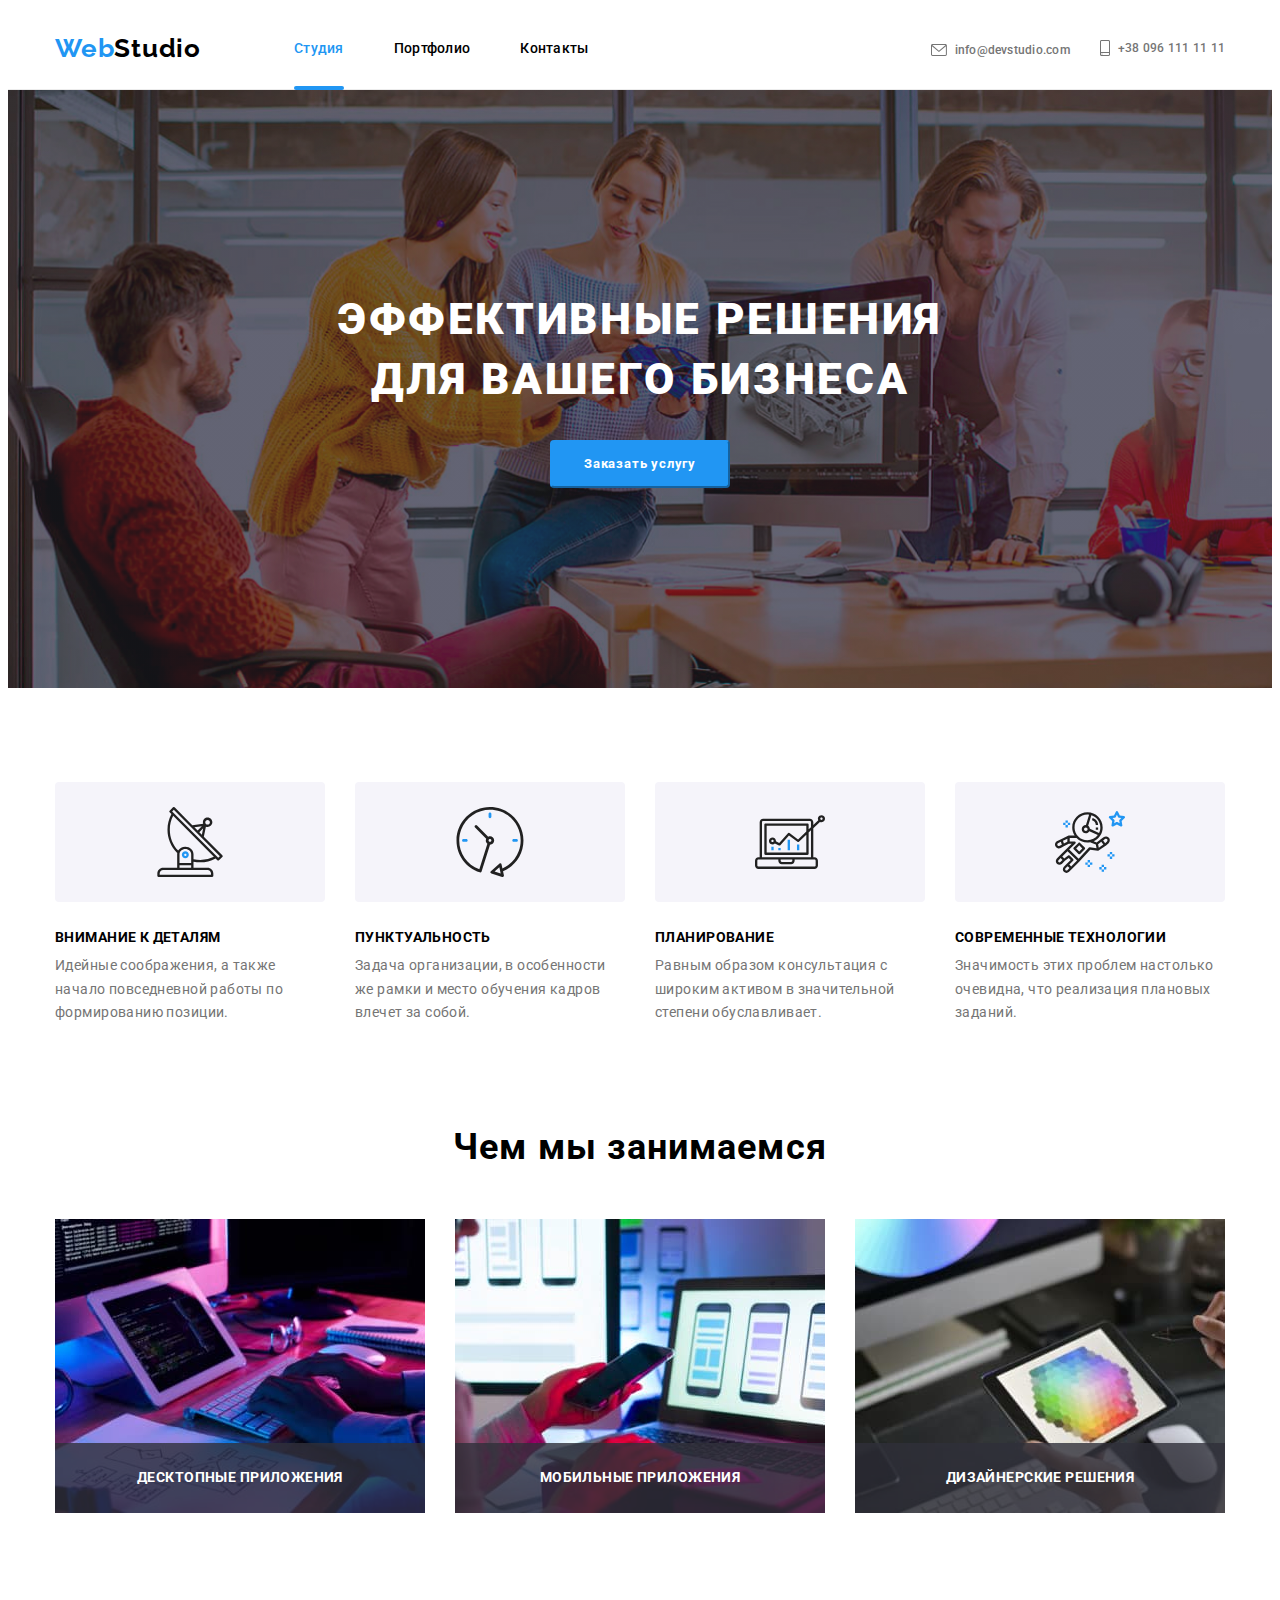
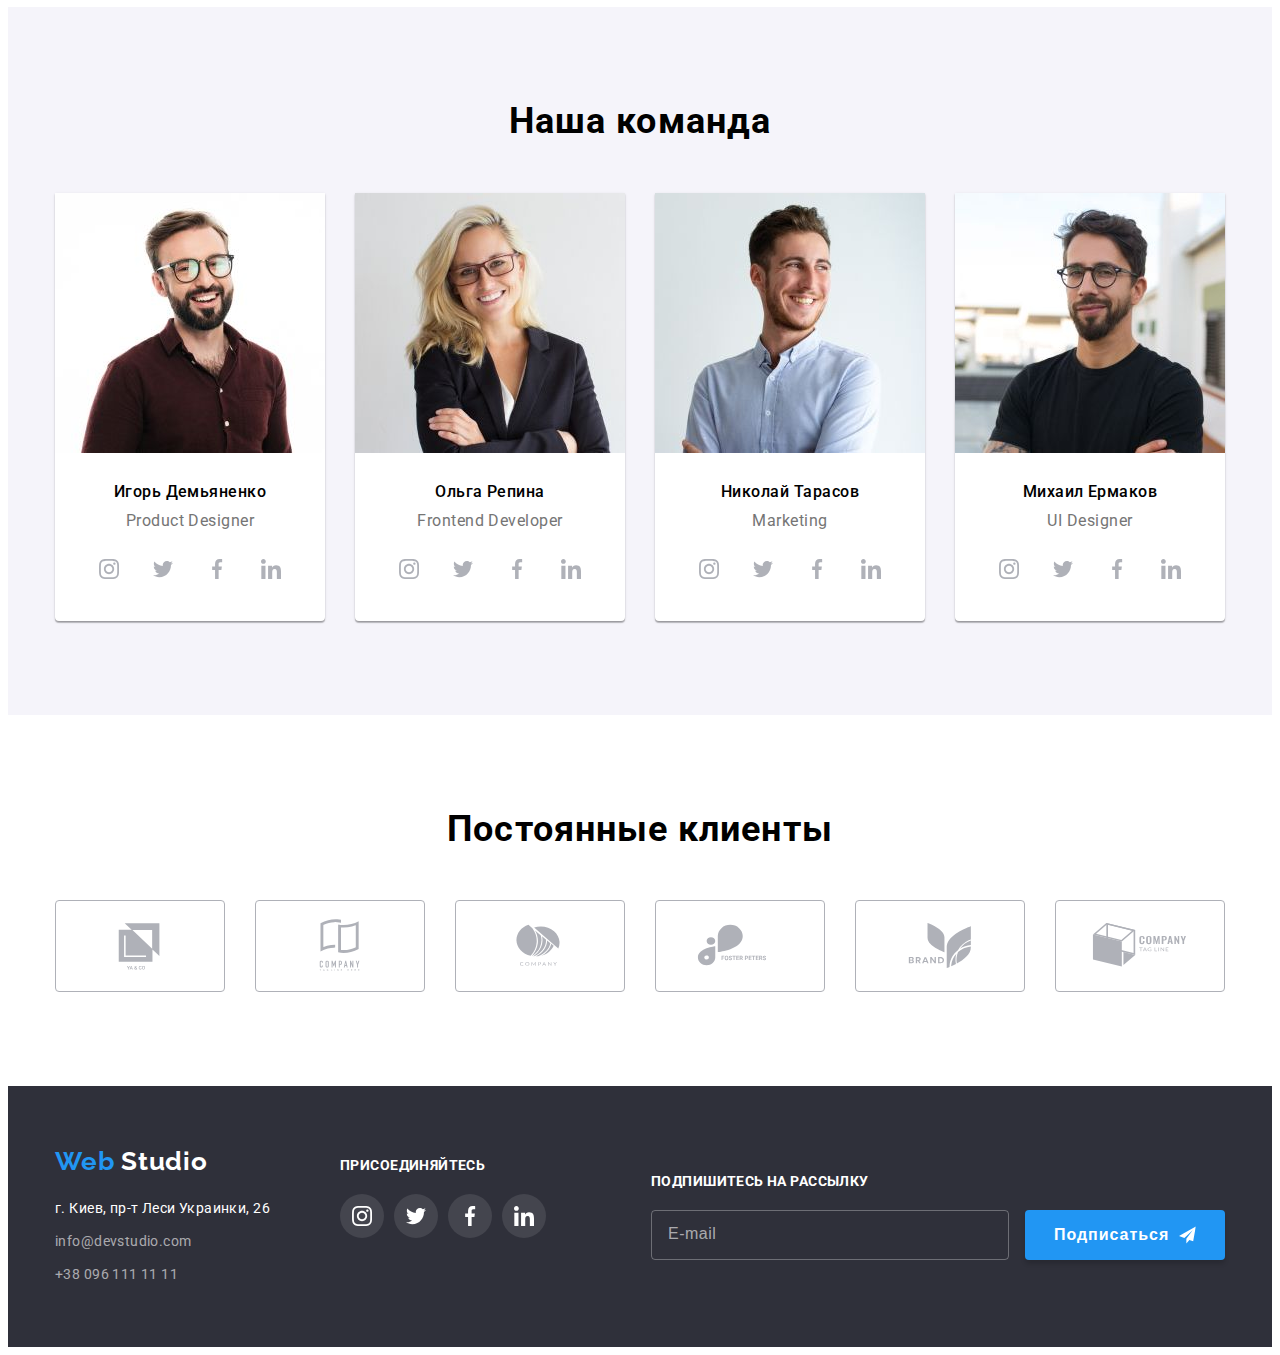
<file: index.html>
<!DOCTYPE html>
<html lang="ru">

<head>
    <meta charset="UTF-8">
    <meta http-equiv="X-UA-Compatible" content="IE=edge">
    <meta name="viewport" content="width=device-width, initial-scale=1.0">
    <title>Студия</title>
    <link rel="stylesheet" href="https://cdnjs.cloudflare.com/ajax/libs/modern-normalize/1.1.0/modern-normalize.min.css"
        integrity="sha512-wpPYUAdjBVSE4KJnH1VR1HeZfpl1ub8YT/NKx4PuQ5NmX2tKuGu6U/JRp5y+Y8XG2tV+wKQpNHVUX03MfMFn9Q=="
        crossorigin="anonymous" referrerpolicy="no-referrer" />
    <link rel="preconnect" href="https://fonts.googleapis.com">
    <link rel="preconnect" href="https://fonts.gstatic.com" crossorigin>
    <link
        href="https://fonts.googleapis.com/css2?family=Raleway:wght@700&family=Roboto:wght@400;500;700;900&display=swap"
        rel="stylesheet">
    <!-- <link rel="stylesheet" href="./styles/styles.css"> -->
    <link rel="stylesheet" href="./css/main.min.css">
    <link rel="preconnect" href="https://fonts.googleapis.com">
    <link rel="preconnect" href="https://fonts.gstatic.com" crossorigin>
    <link href="https://fonts.googleapis.com/css2?family=Oleo+Script:wght@700&display=swap" rel="stylesheet">
</head>

<body>

    <!-- header -->

    <header class="header">
        <div class="container header-container">
            <a class="studio-naming" href=""> <span class="studio-naming__part">Web</span>Studio</a>
            <!-- navigation -->
            <nav class="navigation">
                <ul class="navigation-links">
                    <li class="navigation-links__item">
                        <a class="navigation-links__link link_uncommon" href="./index.html">Студия</a>
                    </li>
                    <li class="navigation-links__item">
                        <a class="navigation-links__link" href="./portfolio.html">Портфолио</a>
                    </li>
                    <li class="navigation-links__item">
                        <a class="navigation-links__link" href="">Контакты</a>
                    </li>
                </ul>
            </nav>
    
            <!-- contacts -->
            <ul class="contact-links">
                <li class="contact-links__item">
                    <a class="contact-links__link mail" href="mailto:info@devstudio.com">
                        <svg class="contact-links__icon" width="16" height="12">
                            <use href="./pictures/sprite/sprite.svg#icon-header-mail-icon"> </use>
                        </svg>
                        info@devstudio.com
                    </a>
                </li>
                <li class="contact-links__item">
                    <a class="contact-links__link tel" href="tel:+380961111111">
                        <svg class="contact-links__icon" width="10" height="16">
                            <use href="./pictures/sprite/sprite.svg#icon-header-phone-icon"> </use>
                        </svg>
                        +38 096 111 11 11
                    </a>
                </li>
            </ul>
            <button class="header-menu_btn" data-menu-button>
                <svg class="header-menu_icon">
                    <use class="header-menu__icon_open" href="./pictures/sprite/sprite.svg#icon-menu-header"></use>
                    <use class="header-menu__icon_close" href="./pictures/sprite/sprite.svg#icon-close_40px"></use>
                </svg>
            </button>
            <div class="header-menu" data-menu>
                <ul class="header-menu__list">
                    <li class="header-menu__item">
                        <a href="./index.html" class="header-menu__link link_current">Студия</a>
                    </li>
                    <li class="header-menu__item">
                        <a href="./portfolio.html" class="header-menu__link">Портфолио</a>
                    </li>
                    <li class="header-menu__item">
                        <a href="" class="header-menu__link">Контакты</a>
                    </li>
                </ul>
                <div class="header-menu__contact_inf">
                    <ul class="header-menu__contacts">
                        <li class="header-menu__contact_item">
                            <a href="tel:+380961111111" class="header-menu__tel">+38 096 111 11 11</a>
                        </li>
                        <li class="header-menu__contact_item">
                            <a href="mailto:info@devstudio.com" class="header-menu__mail">info@devstudio.com</a>
                        </li>
                    </ul>
                    <ul class="header-menu__socials">
                        <li class="header-menu__social">
                            <a href="" class="header-menu__social_link">Instagram</a>
                            <div class="header-menu__vr"></div>
                        </li>
                        <li class="header-menu__social">
                            <a href="" class="header-menu__social_link">Twitter</a>
                            <div class="header-menu__vr"></div>
                        </li>
                        <li class="header-menu__social">
                            <a href="" class="header-menu__social_link">Facebook</a>
                            <div class="header-menu__vr"></div>
                        </li>
                        <li class="header-menu__social">
                            <a href="" class="header-menu__social_link">LinkedIn</a>
                        </li>
                    </ul>
                </div>
            </div>
        </div>
    </header>
    <main class="main">

        <!--hero section-->

    <section class="hero">
            <div class="container">
                <h1 class="hero-title">Эффективные решения для вашего бизнеса</h1>
                <button class="hero-btn" type="button" data-modal-open>Заказать услугу</button>
                <div class="backdrop" data-modal>
                    <div class="backdrop-modal_wrapper">
                        <button class="backdrop-modal_btn" type="button" data-modal-close>
                            <svg class="backdrop-modal_btn__xmark" width="11" height="11">
                                <use href="./pictures/sprite/sprite.svg#icon-xmark"></use>
                            </svg>
                        </button>
                        <form class="backdrop-modal_form">
                            <p class="backdrop-modal_form__label">Оставьте свои данные, мы вам перезвоним</p>
                            <label class="backdrop-modal_form__input_field">
                                <span>Имя</span>
                                <span class="backdrop-modal_form__area">
                                    <input type="text" name="name" class="backdrop-modal_form__input_area">
                                    <svg width="18" height="18" class="backdrop-modal_form__field_icon">
                                        <use href="./pictures/sprite/sprite.svg#icon-avatar"></use>
                                    </svg>
                                </span>
                            </label>
                            <label class="backdrop-modal_form__input_field">
                                <span>Телефон</span>
                                <span class="backdrop-modal_form__area">
                                    <input type="tel" name="phone number" class="backdrop-modal_form__input_area">
                                    <svg width="18" height="18" class="backdrop-modal_form__field_icon">
                                        <use href="./pictures/sprite/sprite.svg#icon-phone"></use>
                                    </svg>
                                </span>
                            </label>
                            <label class="backdrop-modal_form__input_field">
                                <span>Почта</span>
                                <span class="backdrop-modal_form__area">
                                    <input type="email" name="email" class="backdrop-modal_form__input_area">
                                    <svg width="18" height="18" class="backdrop-modal_form__field_icon">
                                        <use href="./pictures/sprite/sprite.svg#icon-mail"></use>
                                    </svg>
                                </span>
                            </label>
                            <label class="backdrop-textarea">
                                <span class="backdrop-textarea__label">Комментарий</span>
                                <textarea name="comment" placeholder="Введите текст" class="backdrop-textarea__field"></textarea>
                            </label>
                            <label class="backdrop-policy">
                                <input type="checkbox" name="policy accept" class="backdrop-stock_checkbox">
                                <span class="backdrop-checkbox">
                                    <svg width="16" height="15" class="backdrop-checkbox__checked">
                                        <use href="./pictures/sprite/sprite.svg#icon-check"></use>
                                    </svg>
                                </span>
                                <span>Соглашаюсь с рассылкой и принимаю <a href="">Условия договора</a></span>
                            </label>
                            <label class="backdrop-modal_form__submit">
                                <input type="submit" value=" " class="backdrop-submit_btn">
                                <span class="backdrop-submit_label">Отправить</span>
                            </label>
                        </form>
                    </div>
                </div>
            </div>
    </section>

        <!--about section-->

    <section class="about">
            <div class="container">
                <h2 hidden>Приоритеты</h2>
                <ul class="about-list">
                    <li class="about-list__item">
                        <div class="about-list__icon_box">
                            <svg class="about-list__icon" width="70" height="70">
                                <use href="./pictures/sprite/sprite.svg#icon-antenna-icon"> </use>
                            </svg>
                        </div>
                        <h3 class="about-list__label">Внимание к деталям</h3>
                        <p class="about-list__description">
                            Идейные соображения, а также начало повседневной работы по формированию позиции.</p>
                    </li>
                    <li class="about-list__item">
                        <div class="about-list__icon_box">
                            <svg class="about-list__icon" width="70" height="70">
                                <use href="./pictures/sprite/sprite.svg#icon-clock-icon"> </use>
                            </svg>
                        </div>
                        <h3 class="about-list__label">Пунктуальность</h3>
                        <p class="about-list__description">
                            Задача организации, в особенности же рамки и место обучения кадров влечет за собой.</p>
                    </li>
                    <li class="about-list__item">
                        <div class="about-list__icon_box">
                            <svg class="about-list__icon" width="70" height="70">
                                <use href="./pictures/sprite/sprite.svg#icon-diagram-icon"> </use>
                            </svg>
                        </div>
                        <h3 class="about-list__label">Планирование</h3>
                        <p class="about-list__description">
                            Равным образом консультация с широким активом в значительной степени обуславливает.</p>
                    </li>
                    <li class="about-list__item">
                        <div class="about-list__icon_box">
                            <svg class="about-list__icon" width="70" height="70">
                                <use href="./pictures/sprite/sprite.svg#icon-astronaut-icon"> </use>
                            </svg>
                        </div>
                        <h3 class="about-list__label">Современные технологии</h3>
                        <p class="about-list__description">
                            Значимость этих проблем настолько очевидна, что реализация плановых заданий.</p>
                    </li>
                </ul>
            </div>
    </section>

        <!--illustration activity section-->

    <section class="illustration">
            <div class="container">
                <h2 class="illustration-naming">Чем мы занимаемся</h2>
                <ul class="illustration-pictures">
                    <li class="illustration-item">
                        <img src="./pictures/woking-1.jpg" alt="работник печатает на клавиатуре" width="370"
                            height="294">
                        <p class="illustration-item__label">Десктопные приложения</p>
                    </li>
                    <li class="illustration-item">
                        <img src="./pictures/working-2.jpg" alt="работник держит телефон в руке" width="370"
                            height="294">
                        <p class="illustration-item__label">Мобильные приложения</p>
                    </li>
                    <li class="illustration-item">
                        <img src="./pictures/working-3.jpg" alt="работник держит планшет в руке" width="370"
                            height="294">
                        <p class="illustration-item__label">Дизайнерские решения</p>
                    </li>
                </ul>
            </div>
    </section>

        <!--team members section-->
        
    <section class="team">
            <div class="container">
                <h2 class="team-label">Наша команда</h2>
                <ul class="team-list">
                    <li class="team-item">
                        <picture>
                            <source
                            media="(min-width: 1200px)"
                            srcset="
                            ./pictures/teammate-1_sm@1x.jpg 1x,
                            ./pictures/teammate-1_sm@2x.jpg 2x" 
                            type="image/jpg">

                            <source
                            media="(min-width: 1200px)"
                            srcset="
                            ./pictures/teammate-1_sm@1x.webp 1x,
                            ./pictures/teammate-1_sm@2x.webp 2x" 
                            type="image/webp">

                            <source
                            media="(min-width: 768px)"
                            srcset="
                            ./pictures/teammate-1_md@1x.jpg 1x,
                            ./pictures/teammate-1_md@2x.jpg 2x" 
                            type="image/jpg">

                            <source
                            media="(min-width: 768px)"
                            srcset="
                            ./pictures/teammate-1_md@1x.webp 1x,
                            ./pictures/teammate-1_md@2x.webp 2x" 
                            type="image/webp">

                            <source
                            media="(max-width: 768px)"
                            srcset="
                            ./pictures/teammate-1_bg@1x.jpg 1x,
                            ./pictures/teammate-1_bg@2x.jpg 2x" 
                            type="image/jpg">

                            <source
                            media="(max-width: 768px)"
                            srcset="
                            ./pictures/teammate-1_bg@1x.webp 1x,
                            ./pictures/teammate-1_bg@2x.webp 2x" 
                            type="image/webp">

                            <img class="team-item__photo" 
                                src="./pictures/teammate-1.jpg" 
                                alt="Игорь Демьяненко фото">
                        </picture>
                        <div class="team-item__data">
                            <h3 class="team-item__name">Игорь Демьяненко</h3>
                            <p class="team-item__speciality">Product Designer</p>
                            <ul class="team-item__icons">
                                <li>
                                    <a class="team-item__socials" href="">
                                        <svg class="team-item__icon" width="20" height="20">
                                            <use href="./pictures/sprite/sprite.svg#icon-instagram-icon"></use>
                                        </svg></a>
                                </li>
                                <li>
                                    <a class="team-item__socials" href="">
                                        <svg class="team-item__icon" width="20" height="20">
                                            <use href="./pictures/sprite/sprite.svg#icon-twitter-icon"></use>
                                        </svg></a>
                                </li>
                                <li>
                                    <a class="team-item__socials" href="">
                                        <svg class="team-item__icon" width="20" height="20">
                                            <use href="./pictures/sprite/sprite.svg#icon-facebook-icon"></use>
                                        </svg></a>
                                </li>
                                <li>
                                    <a class="team-item__socials" href="">
                                        <svg class="team-item__icon" width="20" height="20">
                                            <use href="./pictures/sprite/sprite.svg#icon-linkedin-icon"></use>
                                        </svg></a>
                                </li>
                            </ul>
                        </div>
                    </li>
                    <li class="team-item">
                        <picture>
                            <source
                            media="(min-width: 1200px)"
                            srcset="
                            ./pictures/teammate-2_sm@1x.jpg 1x,
                            ./pictures/teammate-2_sm@2x.jpg 2x" 
                            type="image/jpg">

                            <source
                            media="(min-width: 1200px)"
                            srcset="
                            ./pictures/teammate-2_sm@1x.webp 1x,
                            ./pictures/teammate-2_sm@2x.webp 2x" 
                            type="image/webp">

                            <source
                            media="(min-width: 768px)"
                            srcset="
                            ./pictures/teammate-2_md@1x.jpg 1x,
                            ./pictures/teammate-2_md@2x.jpg 2x" 
                            type="image/jpg">

                            <source
                            media="(min-width: 768px)"
                            srcset="
                            ./pictures/teammate-2_md@1x.webp 1x,
                            ./pictures/teammate-2_md@2x.webp 2x" 
                            type="image/webp">

                            <source
                            media="(max-width: 768px)"
                            srcset="
                            ./pictures/teammate-2_bg@1x.jpg 1x,
                            ./pictures/teammate-2_bg@2x.jpg 2x" 
                            type="image/jpg">

                            <source
                            media="(max-width: 768px)"
                            srcset="
                            ./pictures/teammate-2_bg@1x.webp 1x,
                            ./pictures/teammate-2_bg@2x.webp 2x" 
                            type="image/webp">

                            <img class="team-item__photo" 
                                src="./pictures/teammate-2.jpg" 
                                alt="Ольга Репина фото">
                        </picture>
                        <div class="team-item__data">
                            <h3 class="team-item__name">Ольга Репина</h3>
                            <p class="team-item__speciality">Frontend Developer</p>
                            <ul class="team-item__icons">
                                <li>
                                    <a class="team-item__socials" href="">
                                        <svg class="team-item__icon" width="20" height="20">
                                            <use href="./pictures/sprite/sprite.svg#icon-instagram-icon"></use>
                                        </svg></a>
                                </li>
                                <li>
                                    <a class="team-item__socials" href="">
                                        <svg class="team-item__icon" width="20" height="20">
                                            <use href="./pictures/sprite/sprite.svg#icon-twitter-icon"></use>
                                        </svg></a>
                                </li>
                                <li>
                                    <a class="team-item__socials" href="">
                                        <svg class="team-item__icon" width="20" height="20">
                                            <use href="./pictures/sprite/sprite.svg#icon-facebook-icon"></use>
                                        </svg></a>
                                </li>
                                <li>
                                    <a class="team-item__socials" href="">
                                        <svg class="team-item__icon" width="20" height="20">
                                            <use href="./pictures/sprite/sprite.svg#icon-linkedin-icon"></use>
                                        </svg></a>
                                </li>
                            </ul>
                        </div>
                    </li>
                    <li class="team-item">
                        <picture>
                            <source
                            media="(min-width: 1200px)"
                            srcset="
                            ./pictures/teammate-3_sm@1x.jpg 1x,
                            ./pictures/teammate-3_sm@2x.jpg 2x" 
                            type="image/jpg">

                            <source
                            media="(min-width: 1200px)"
                            srcset="
                            ./pictures/teammate-3_sm@1x.webp 1x,
                            ./pictures/teammate-3_sm@2x.webp 2x" 
                            type="image/webp">

                            <source
                            media="(min-width: 768px)"
                            srcset="
                            ./pictures/teammate-3_md@1x.jpg 1x,
                            ./pictures/teammate-3_md@2x.jpg 2x" 
                            type="image/jpg">

                            <source
                            media="(min-width: 768px)"
                            srcset="
                            ./pictures/teammate-3_md@1x.webp 1x,
                            ./pictures/teammate-3_md@2x.webp 2x" 
                            type="image/webp">

                            <source
                            media="(max-width: 768px)"
                            srcset="
                            ./pictures/teammate-3_bg@1x.jpg 1x,
                            ./pictures/teammate-3_bg@2x.jpg 2x" 
                            type="image/jpg">

                            <source
                            media="(max-width: 768px)"
                            srcset="
                            ./pictures/teammate-3_bg@1x.webp 1x,
                            ./pictures/teammate-3_bg@2x.webp 2x" 
                            type="image/webp">

                            <img class="team-item__photo" 
                                src="./pictures/teammate-3.jpg" 
                                alt="Николай Тарасов фото">
                        </picture>
                        <div class="team-item__data">
                            <h3 class="team-item__name">Николай Тарасов</h3>
                            <p class="team-item__speciality">Marketing</p>
                            <ul class="team-item__icons">
                                <li>
                                    <a class="team-item__socials" href="">
                                        <svg class="team-item__icon" width="20" height="20">
                                            <use href="./pictures/sprite/sprite.svg#icon-instagram-icon"></use>
                                        </svg></a>
                                </li>
                                <li>
                                    <a class="team-item__socials" href="">
                                        <svg class="team-item__icon" width="20" height="20">
                                            <use href="./pictures/sprite/sprite.svg#icon-twitter-icon"></use>
                                        </svg></a>
                                </li>
                                <li>
                                    <a class="team-item__socials" href="">
                                        <svg class="team-item__icon" width="20" height="20">
                                            <use href="./pictures/sprite/sprite.svg#icon-facebook-icon"></use>
                                        </svg></a>
                                </li>
                                <li>
                                    <a class="team-item__socials" href="">
                                        <svg class="team-item__icon" width="20" height="20">
                                            <use href="./pictures/sprite/sprite.svg#icon-linkedin-icon"></use>
                                        </svg></a>
                                </li>
                            </ul>
                        </div>
                    </li>
                    <li class="team-item">
                        <picture>
                            <source
                            media="(min-width: 1200px)"
                            srcset="
                            ./pictures/teammate-4_sm@1x.jpg 1x,
                            ./pictures/teammate-4_sm@2x.jpg 2x" 
                            type="image/jpg">

                            <source
                            media="(min-width: 1200px)"
                            srcset="
                            ./pictures/teammate-4_sm@1x.webp 1x,
                            ./pictures/teammate-4_sm@2x.webp 2x" 
                            type="image/webp">

                            <source
                            media="(min-width: 768px)"
                            srcset="
                            ./pictures/teammate-4_md@1x.jpg 1x,
                            ./pictures/teammate-4_md@2x.jpg 2x" 
                            type="image/jpg">

                            <source
                            media="(min-width: 768px)"
                            srcset="
                            ./pictures/teammate-4_md@1x.webp 1x,
                            ./pictures/teammate-4_md@2x.webp 2x" 
                            type="image/webp">

                            <source
                            media="(max-width: 768px)"
                            srcset="
                            ./pictures/teammate-4_bg@1x.jpg 1x,
                            ./pictures/teammate-4_bg@2x.jpg 2x" 
                            type="image/jpg">

                            <source
                            media="(max-width: 768px)"
                            srcset="
                            ./pictures/teammate-4_bg@1x.webp 1x,
                            ./pictures/teammate-4_bg@2x.webp 2x" 
                            type="image/webp">

                            <img class="team-item__photo" 
                                src="./pictures/teammate-4.jpg" 
                                alt="Михаил Ермаков фото">
                        </picture>
                        <div class="team-item__data">
                            <h3 class="team-item__name">Михаил Ермаков</h3>
                            <p class="team-item__speciality">UI Designer</p>
                            <ul class="team-item__icons">
                                <li>
                                    <a class="team-item__socials" href="">
                                        <svg class="team-item__icon" width="20" height="20">
                                            <use href="./pictures/sprite/sprite.svg#icon-instagram-icon"></use>
                                        </svg></a>
                                </li>
                                <li>
                                    <a class="team-item__socials" href="">
                                        <svg class="team-item__icon" width="20" height="20">
                                            <use href="./pictures/sprite/sprite.svg#icon-twitter-icon"></use>
                                        </svg></a>
                                </li>
                                <li>
                                    <a class="team-item__socials" href="">
                                        <svg class="team-item__icon" width="20" height="20">
                                            <use href="./pictures/sprite/sprite.svg#icon-facebook-icon"></use>
                                        </svg></a>
                                </li>
                                <li>
                                    <a class="team-item__socials" href="">
                                        <svg class="team-item__icon" width="20" height="20">
                                            <use href="./pictures/sprite/sprite.svg#icon-linkedin-icon"></use>
                                        </svg></a>
                                </li>
                            </ul>
                        </div>
                    </li>
                </ul>
            </div>
    </section>

    <section class="clients">
            <div class="container main-clients">
                <h2 class="clients-label">Постоянные клиенты</h2>
                <ul class="clients-list">
                    <li class="clients-list__item">
                        <a href="" class="clients-list__link">
                            <svg class="clients-list__icon">
                                <use href="./pictures/sprite/sprite.svg#icon-main-bottom-first-logo"> </use>
                            </svg>
                        </a>
                    </li>
                    <li class="clients-list__item">
                        <a href="" class="clients-list__link"> 
                            <svg class="clients-list__icon">
                                <use href="./pictures/sprite/sprite.svg#icon-main-bottom-second-logo"> </use>
                            </svg>
                        </a>
                    </li>
                    <li class="clients-list__item">
                        <a href="" class="clients-list__link"> 
                            <svg class="clients-list__icon">
                                <use href="./pictures/sprite/sprite.svg#icon-main-bottom-third-logo"> </use>
                            </svg>
                        </a>
                    </li>
                    <li class="clients-list__item">
                        <a href="" class="clients-list__link"> 
                            <svg class="clients-list__icon">
                                <use href="./pictures/sprite/sprite.svg#icon-main-bottom-fourth-logo"> </use>
                            </svg>
                        </a>
                    </li>
                    <li class="clients-list__item">
                        <a href="" class="clients-list__link"> 
                            <svg class="clients-list__icon">
                                <use href="./pictures/sprite/sprite.svg#icon-main-bottom-fiveth-logo"> </use>
                            </svg>
                        </a>
                    </li>
                    <li class="clients-list__item">
                        <a href="" class="clients-list__link"> 
                            <svg class="clients-list__icon">
                                <use href="./pictures/sprite/sprite.svg#icon-main-bottom-sixth-logo"> </use>
                            </svg>
                        </a>
                    </li>
                </ul>

            </div>
    </section>
    </main>

    <!-- footer section -->

    <footer class="footer">
        <div class="container">
            
            <div class="footer-content">
                <div class="footer-inf">
                    <a class="studio-naming" href="">
                        <span class="studio-naming__part">Web</span>
                        <span class="studio-naming__second_part">Studio</span>
                    </a>
                    <address class="footer-contacts">
                        <ul class="footer-contacts__list">
                            <li class="footer-contacts__item">
                                <a target="blank" class="footer-contacts__link" href="https://goo.gl/maps/rv8X6NTWvVzBSWie9">
                                    г. Киев, пр-т Леси Украинки, 26
                                </a>
                            </li>
                            <li class="footer-contacts__item">
                                <a class="footer-contacts__link" href="mailto:info@devstudio.com">
                                    info@devstudio.com
                                </a>
                            </li>
                            <li class="footer-contacts__item">
                                <a class="footer-contacts__link" href="tel:+380961111111">
                                    +38 096 111 11 11
                                </a>
                            </li>
                        </ul>
                    </address>
                </div>
            
                <div class="footer-links">
                    <h3 class="footer-links__label">присоединяйтесь</h3>
                    <div class="footer-links__list">
                        <a class="footer-links__link" href="">
                            <svg class="footer-links__icon" width="20" height="20">
                                <use href="./pictures/sprite/sprite.svg#icon-instagram-icon"></use>
                            </svg>
                        </a>
                        <a class="footer-links__link" href="">
                            <svg class="footer-links__icon" width="20" height="20">
                                <use href="./pictures/sprite/sprite.svg#icon-twitter-icon"></use>
                            </svg>
                        </a>
                        <a class="footer-links__link" href="">
                            <svg class="footer-links__icon" width="20" height="20">
                                <use href="./pictures/sprite/sprite.svg#icon-facebook-icon"></use>
                            </svg>
                        </a>
                        <a class="footer-links__link" href="">
                            <svg class="footer-links__icon" width="20" height="20">
                                <use href="./pictures/sprite/sprite.svg#icon-linkedin-icon"></use>
                            </svg>
                        </a>
                    </div>
                </div>

            </div>

            <div class="footer-form">
                <p class="footer-form__label">Подпишитесь на рассылку</p>
                <form class="footer-form__area">
                    <label class="footer-subs">
                        <input type="email" placeholder="E-mail" class="footer-subs__input">
                    </label>
                    <button type="submit" class="footer-btn">
                        <span class="footer-btn__label">Подписаться</span>
                        <svg width="24px" height="24px" class="footer-btn__icon">
                            <use href="./pictures/sprite/sprite.svg#icon-icon-send"></use>
                        </svg>
                    </button>
                </form>
            </div>

        </div>
    </footer>
    <script src="./js/modal.js"></script>
    <script src="./js/menu.js"></script>
</body>
</html>
</file>
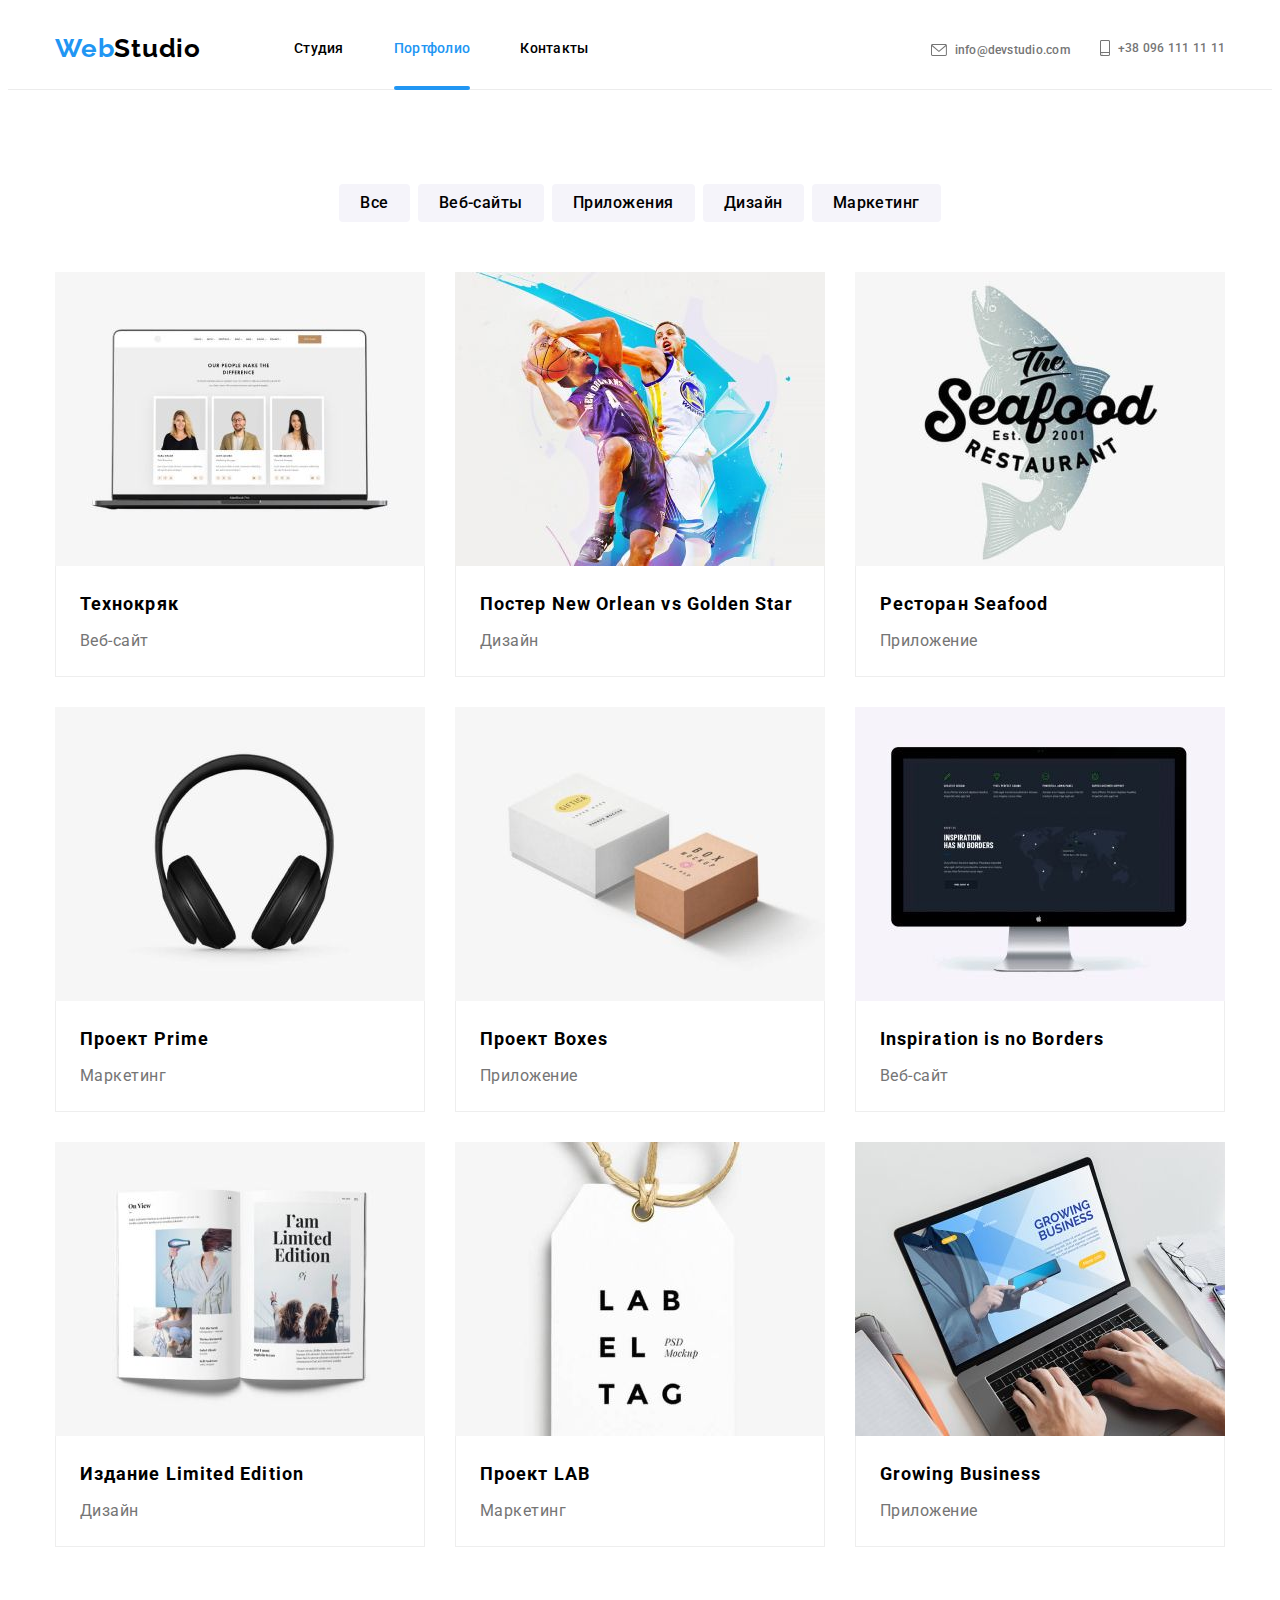
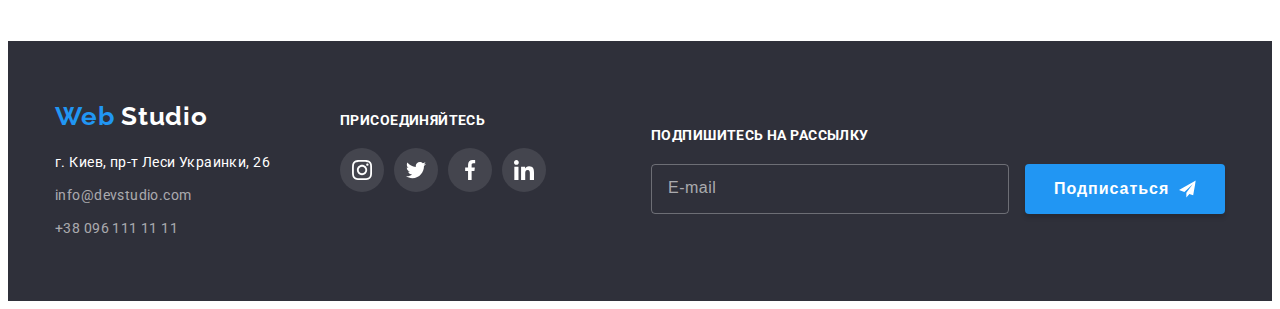
<file: portfolio.html>
<!DOCTYPE html>
<html lang="ru">
<head>
    <meta charset="UTF-8">
    <meta http-equiv="X-UA-Compatible" content="IE=edge">
    <meta name="viewport" content="width=device-width, initial-scale=1.0">
    <title>Портфолио</title>
    <link rel="stylesheet" href="https://cdnjs.cloudflare.com/ajax/libs/modern-normalize/1.1.0/modern-normalize.min.css"
        integrity="sha512-wpPYUAdjBVSE4KJnH1VR1HeZfpl1ub8YT/NKx4PuQ5NmX2tKuGu6U/JRp5y+Y8XG2tV+wKQpNHVUX03MfMFn9Q=="
        crossorigin="anonymous" referrerpolicy="no-referrer" />
    <link rel="preconnect" href="https://fonts.googleapis.com">
    <link rel="preconnect" href="https://fonts.gstatic.com" crossorigin>
    <link href="https://fonts.googleapis.com/css2?family=Raleway:wght@700&family=Roboto:wght@400;500;700;900&display=swap"
        rel="stylesheet">
        <!-- <link rel="stylesheet" href="./styles/styles.css"> -->
        <link rel="stylesheet" href="./css/main.min.css">
        <link rel="preconnect" href="https://fonts.googleapis.com">
        <link rel="preconnect" href="https://fonts.gstatic.com" crossorigin>
        <link href="https://fonts.googleapis.com/css2?family=Oleo+Script:wght@700&display=swap" rel="stylesheet">
</head>
<body>
    <!-- header -->
    <header class="header">
        <div class="container header-container">
            <a class="studio-naming" href=""> <span class="studio-naming__part">Web</span>Studio</a>
            <!-- navigation -->
            <nav class="navigation">
                <ul class="navigation-links">
                    <li class="navigation-links__item">
                        <a class="navigation-links__link" href="./index.html">Студия</a>
                    </li>
                    <li class="navigation-links__item">
                        <a class="navigation-links__link link_uncommon" href="./portfolio.html">Портфолио</a>
                    </li>
                    <li class="navigation-links__item">
                        <a class="navigation-links__link" href="">Контакты</a>
                    </li>
                </ul>
            </nav>
    
            <!-- contacts -->
            <ul class="contact-links">
                <li class="contact-links__item">
                    <a class="contact-links__link mail" href="mailto:info@devstudio.com">
                        <svg class="contact-links__icon" width="16" height="12">
                            <use href="./pictures/sprite/sprite.svg#icon-header-mail-icon"> </use>
                        </svg>
                        info@devstudio.com
                    </a>
                </li>
                <li class="contact-links__item">
                    <a class="contact-links__link tel" href="tel:+380961111111">
                        <svg class="contact-links__icon" width="10" height="16">
                            <use href="./pictures/sprite/sprite.svg#icon-header-phone-icon"> </use>
                        </svg>
                        +38 096 111 11 11
                    </a>
                </li>
            </ul>
            <button class="header-menu_btn" data-menu-button>
                <svg class="header-menu_icon">
                    <use class="header-menu__icon_open" href="./pictures/sprite/sprite.svg#icon-menu-header"></use>
                    <use class="header-menu__icon_close" href="./pictures/sprite/sprite.svg#icon-close_40px"></use>
                </svg>
            </button>
            <div class="header-menu" data-menu>
                <ul class="header-menu__list">
                    <li class="header-menu__item">
                        <a href="./index.html" class="header-menu__link">Студия</a>
                    </li>
                    <li class="header-menu__item">
                        <a href="./portfolio.html" class="header-menu__link link_current">Портфолио</a>
                    </li>
                    <li class="header-menu__item">
                        <a href="" class="header-menu__link">Контакты</a>
                    </li>
                </ul>
                <div class="header-menu__contact_inf">
                    <ul class="header-menu__contacts">
                        <li class="header-menu__contact_item">
                            <a href="tel:+380961111111" class="header-menu__tel">+38 096 111 11 11</a>
                        </li>
                        <li class="header-menu__contact_item">
                            <a href="mailto:info@devstudio.com" class="header-menu__mail">info@devstudio.com</a>
                        </li>
                    </ul>
                    <ul class="header-menu__socials">
                        <li class="header-menu__social">
                            <a href="" class="header-menu__social_link">Instagram</a>
                            <div class="header-menu__vr"></div>
                        </li>
                        <li class="header-menu__social">
                            <a href="" class="header-menu__social_link">Twitter</a>
                            <div class="header-menu__vr"></div>
                        </li>
                        <li class="header-menu__social">
                            <a href="" class="header-menu__social_link">Facebook</a>
                            <div class="header-menu__vr"></div>
                        </li>
                        <li class="header-menu__social">
                            <a href="" class="header-menu__social_link">LinkedIn</a>
                        </li>
                    </ul>
                </div>
            </div>
        </div>
    </header>
    <!-- projects sort buttons -->
    <main>
        <!-- sort buttons -->
        <section class="portfolio">
            <div class="container">
            <h2 hidden>Сортувальні кнопки</h2>
            <ul class="sort-buttons">
                <li class="sort-buttons__item">
                    <button class="sort-buttons__button">Все</button>
                </li>
                <li class="sort-buttons__item">
                    <button class="sort-buttons__button">Веб-сайты</button>
                </li>
                <li class="sort-buttons__item">
                    <button class="sort-buttons__button">Приложения</button>
                </li>
                <li class="sort-buttons__item">
                    <button class="sort-buttons__button">Дизайн</button>
                </li>
                <li class="sort-buttons__item">
                    <button class="sort-buttons__button">Маркетинг</button>
                </li>
            </ul>
        <!-- projects -->
        <ul class="studio_projects">
            <li class="studio_projects-item">
                <a href="" class="studio_projects-link">
                    <div class="studio_projects-annotation">
                        <p class="annotation">Ресурс предлагает комплексные предложения с разным уровнем функционала и сервисов.
                            Все это позволит посетителю получить исчерпывающие сведения о компании или частном лице. 
                        </p>
                    
                        <picture>
                            <source 
                            media="(min-width: 1200px)" 
                            srcset="
                            ./pictures/laptop__sm@1x.jpg 1x,
                            ./pictures/laptop__sm@2x.jpg 2x" type="image/jpg">
                            
                            <source 
                            media="(min-width: 1200px)" 
                            srcset="
                            ./pictures/laptop__sm@1x.webp 1x,
                            ./pictures/laptop__sm@2x.webp 2x" type="image/webp">
                            
                            <source 
                            media="(min-width: 768px)" 
                            srcset="
                            ./pictures/laptop__md@1x.jpg 1x,
                            ./pictures/laptop__md@2x.jpg 2x" type="image/jpg">
                            
                            <source 
                            media="(min-width: 768px)" 
                            srcset="
                            ./pictures/laptop__md@1x.webp 1x,
                            ./pictures/laptop__md@2x.webp 2x" type="image/webp">
                            
                            <source 
                            media="(max-width: 768px)" 
                            srcset="
                            ./pictures/laptop__bg@1x.jpg 1x,
                            ./pictures/laptop__bg@2x.jpg 2x" type="image/jpg">
                            
                            <source 
                            media="(max-width: 768px)" 
                            srcset="
                            ./pictures/laptop__bg@1x.webp 1x,
                            ./pictures/laptop__bg@2x.webp 2x" type="image/webp">
                            
                            <img class="studio_projects-photo" 
                                src="./pictures/laptop.jpg" 
                                alt="ноутбук із скріншотом сайту">
                        </picture>
                    </div>
                    <div class="studio_projects-data">
                        <h3 class="studio_projects-naming">Технокряк</h3>
                        <p class="studio_projects-direction">Веб-сайт</p>
                    </div>
                </a>
            </li>
            <li class="studio_projects-item">
                <a href="" class="studio_projects-link">
                    <div class="studio_projects-annotation">
                        <p class="annotation">Ресурс предлагает комплексные предложения с разным уровнем функционала и сервисов.
                            Все это позволит посетителю получить исчерпывающие сведения о компании или частном лице.
                        </p>

                        <picture>
                        <source 
                        media="(min-width: 1200px)" 
                        srcset="
                        ./pictures/basketball__sm@1x.jpg 1x,
                        ./pictures/basketball__sm@2x.jpg 2x" 
                        type="image/jpg">
                        
                        <source 
                        media="(min-width: 1200px)" 
                        srcset="
                        ./pictures/basketball__sm@1x.webp 1x,
                        ./pictures/basketball__sm@2x.webp 2x" 
                        type="image/webp">
                        
                        <source 
                        media="(min-width: 768px)" 
                        srcset="
                        ./pictures/basketball__md@1x.jpg 1x,
                        ./pictures/basketball__md@2x.jpg 2x" 
                        type="image/jpg">
                        
                        <source 
                        media="(min-width: 768px)" 
                        srcset="
                        ./pictures/basketball__md@1x.webp 1x,
                        ./pictures/basketball__md@2x.webp 2x" 
                        type="image/webp">
                        
                        <source 
                        media="(max-width: 768px)" 
                        srcset="
                        ./pictures/basketball__bg@1x.jpg 1x,
                        ./pictures/basketball__bg@2x.jpg 2x" 
                        type="image/jpg">
                        
                        <source 
                        media="(max-width: 768px)" 
                        srcset="
                        ./pictures/basketball__bg@1x.webp 1x,
                        ./pictures/basketball__bg@2x.webp 2x" 
                        type="image/webp">
    
                        <img class="studio_projects-photo" 
                            src="./pictures/basketball.jpg" 
                            alt="два гравця грають у баскетбол">
                        </picture>
                    </div>

                    <div class="studio_projects-data">
                        <h3 class="studio_projects-naming">Постер New Orlean vs Golden Star</h3>
                        <p class="studio_projects-direction">Дизайн</p>
                    </div>
                </a>
            </li>
            <li class="studio_projects-item">
                <a href="" class="studio_projects-link">
                    <div class="studio_projects-annotation">
                        <p class="annotation">Ресурс предлагает комплексные предложения с разным уровнем функционала и сервисов.
                            Все это позволит посетителю получить исчерпывающие сведения о компании или частном лице.
                        </p>

                        <picture>
                        <source 
                        media="(min-width: 1200px)" 
                        srcset="
                        ./pictures/restorant_logo__sm@1x.jpg 1x,
                        ./pictures/restorant_logo__sm@2x.jpg 2x" 
                        type="image/jpg">
                        
                        <source 
                        media="(min-width: 1200px)" 
                        srcset="
                        ./pictures/restorant_logo__sm@1x.webp 1x,
                        ./pictures/restorant_logo__sm@2x.webp 2x" 
                        type="image/webp">
                        
                        <source 
                        media="(min-width: 768px)" 
                        srcset="
                        ./pictures/restorant_logo__md@1x.jpg 1x,
                        ./pictures/restorant_logo__md@2x.jpg 2x" 
                        type="image/jpg">
                        
                        <source 
                        media="(min-width: 768px)" 
                        srcset="
                        ./pictures/restorant_logo__md@1x.webp 1x,
                        ./pictures/restorant_logo__md@2x.webp 2x" 
                        type="image/webp">
                        
                        <source 
                        media="(max-width: 768px)" 
                        srcset="
                        ./pictures/restorant_logo__bg@1x.jpg 1x,
                        ./pictures/restorant_logo__bg@2x.jpg 2x" 
                        type="image/jpg">
                        
                        <source 
                        media="(max-width: 768px)" 
                        srcset="
                        ./pictures/restorant_logo__bg@1x.webp 1x,
                        ./pictures/restorant_logo__bg@2x.webp 2x" 
                        type="image/webp">
                        
                        <img class="studio_projects-photo" 
                            src="./pictures/restorant_logo.jpg" 
                            alt="логотип ресторану seafood">
                        </picture>
                    </div>

                    <div class="studio_projects-data">
                        <h3 class="studio_projects-naming">Ресторан Seafood</h3>
                        <p class="studio_projects-direction">Приложение</p>
                    </div>
                </a>
            </li>
            <li class="studio_projects-item">
                <a href="" class="studio_projects-link">
                    <div class="studio_projects-annotation">
                        <p class="annotation">Ресурс предлагает комплексные предложения с разным уровнем функционала и сервисов.
                            Все это позволит посетителю получить исчерпывающие сведения о компании или частном лице.
                        </p>
                        
                        <picture>
                        <source 
                        media="(min-width: 1200px)" 
                        srcset="
                        ./pictures/headphones__sm@1x.jpg 1x,
                        ./pictures/headphones__sm@2x.jpg 2x" 
                        type="image/jpg">
                        
                        <source 
                        media="(min-width: 1200px)" 
                        srcset="
                        ./pictures/headphones__sm@1x.webp 1x,
                        ./pictures/headphones__sm@2x.webp 2x" 
                        type="image/webp">
                        
                        <source 
                        media="(min-width: 768px)" 
                        srcset="
                        ./pictures/headphones__md@1x.jpg 1x,
                        ./pictures/headphones__md@2x.jpg 2x" 
                        type="image/jpg">
                        
                        <source 
                        media="(min-width: 768px)" 
                        srcset="
                        ./pictures/headphones__md@1x.webp 1x,
                        ./pictures/headphones__md@2x.webp 2x" 
                        type="image/webp">
                        
                        <source 
                        media="(max-width: 768px)" 
                        srcset="
                        ./pictures/headphones__bg@1x.jpg 1x,
                        ./pictures/headphones__bg@2x.jpg 2x" 
                        type="image/jpg">
                        
                        <source 
                        media="(max-width: 768px)" 
                        srcset="
                        ./pictures/headphones__bg@1x.webp 1x,
                        ./pictures/headphones__bg@2x.webp 2x" 
                        type="image/webp">
                        <img class="studio_projects-photo" 
                            src="./pictures/headphones.jpg" 
                            alt="фото навушників">
                        </picture>
                    </div>

                    <div class="studio_projects-data">
                        <h3 class="studio_projects-naming">Проект Prime</h3>
                        <p class="studio_projects-direction">Маркетинг</p>
                    </div>
                </a>
            </li>
            <li class="studio_projects-item">
                <a href="" class="studio_projects-link">
                    <div class="studio_projects-annotation">
                        <p class="annotation">Ресурс предлагает комплексные предложения с разным уровнем функционала и сервисов.
                            Все это позволит посетителю получить исчерпывающие сведения о компании или частном лице.
                        </p>

                        <picture>
                        <source 
                        media="(min-width: 1200px)" 
                        srcset="
                        ./pictures/boxes__sm@1x.jpg 1x,
                        ./pictures/boxes__sm@2x.jpg 2x" 
                        type="image/jpg">
                        
                        <source 
                        media="(min-width: 1200px)" 
                        srcset="
                        ./pictures/boxes__sm@1x.webp 1x,
                        ./pictures/boxes__sm@2x.webp 2x" 
                        type="image/webp">
                        
                        <source 
                        media="(min-width: 768px)" 
                        srcset="
                        ./pictures/boxes__md@1x.jpg 1x,
                        ./pictures/boxes__md@2x.jpg 2x" 
                        type="image/jpg">
                        
                        <source 
                        media="(min-width: 768px)" 
                        srcset="
                        ./pictures/boxes__md@1x.webp 1x,
                        ./pictures/boxes__md@2x.webp 2x" 
                        type="image/webp">
                        
                        <source 
                        media="(max-width: 768px)" 
                        srcset="
                        ./pictures/boxes__bg@1x.jpg 1x,
                        ./pictures/boxes__bg@2x.jpg 2x" 
                        type="image/jpg">
                        
                        <source 
                        media="(max-width: 768px)" 
                        srcset="
                        ./pictures/boxes__bg@1x.webp 1x,
                        ./pictures/boxes__bg@2x.webp 2x" 
                        type="image/webp">

                        <img class="studio_projects-photo" 
                            src="./pictures/boxes.jpg" 
                            alt="фото двох коробок">
                        </picture>
                    </div>
                    <div class="studio_projects-data">
                        <h3 class="studio_projects-naming">Проект Boxes</h3>
                        <p class="studio_projects-direction">Приложение</p>
                    </div>
                </a>
            </li>
            <li class="studio_projects-item">
                <a href="" class="studio_projects-link">
                    <div class="studio_projects-annotation">
                        <p class="annotation">Ресурс предлагает комплексные предложения с разным уровнем функционала и сервисов.
                            Все это позволит посетителю получить исчерпывающие сведения о компании или частном лице.
                        </p>
                        <picture>
                        <source 
                        media="(min-width: 1200px)" 
                        srcset="
                        ./pictures/imac__sm@1x.jpg 1x,
                        ./pictures/imac__sm@2x.jpg 2x" 
                        type="image/jpg">
                        
                        <source 
                        media="(min-width: 1200px)" 
                        srcset="
                        ./pictures/imac__sm@1x.webp 1x,
                        ./pictures/imac__sm@2x.webp 2x" 
                        type="image/webp">
                        
                        <source 
                        media="(min-width: 768px)" 
                        srcset="
                        ./pictures/imac__md@1x.jpg 1x,
                        ./pictures/imac__md@2x.jpg 2x" 
                        type="image/jpg">
                        
                        <source 
                        media="(min-width: 768px)" 
                        srcset="
                        ./pictures/imac__md@1x.webp 1x,
                        ./pictures/imac__md@2x.webp 2x" 
                        type="image/webp">
                        
                        <source 
                        media="(max-width: 768px)" 
                        srcset="
                        ./pictures/imac__bg@1x.jpg 1x,
                        ./pictures/imac__bg@2x.jpg 2x" 
                        type="image/jpg">
                        
                        <source 
                        media="(max-width: 768px)" 
                        srcset="
                        ./pictures/imac__bg@1x.webp 1x,
                        ./pictures/imac__bg@2x.webp 2x" 
                        type="image/webp">
                        <img class="studio_projects-photo" 
                            src="./pictures/imac.jpg" 
                            alt="фото компютера">
                        </picture>
                    </div>
                    <div class="studio_projects-data">
                        <h3 class="studio_projects-naming">Inspiration is no Borders</h3>
                        <p class="studio_projects-direction">Веб-сайт</p>
                    </div>
                </a>
            </li>
            <li class="studio_projects-item">
                <a href="" class="studio_projects-link">
                    <div class="studio_projects-annotation">
                        <p class="annotation">Ресурс предлагает комплексные предложения с разным уровнем функционала и сервисов.
                            Все это позволит посетителю получить исчерпывающие сведения о компании или частном лице.
                        </p>
    
                        <picture>
                        <source 
                        media="(min-width: 1200px)" 
                        srcset="
                        ./pictures/book__sm@1x.jpg 1x,
                        ./pictures/book__sm@2x.jpg 2x" 
                        type="image/jpg">
                        
                        <source 
                        media="(min-width: 1200px)" 
                        srcset="
                        ./pictures/book__sm@1x.webp 1x,
                        ./pictures/book__sm@2x.webp 2x" 
                        type="image/webp">
                        
                        <source 
                        media="(min-width: 768px)" 
                        srcset="
                        ./pictures/book__md@1x.jpg 1x,
                        ./pictures/book__md@2x.jpg 2x" 
                        type="image/jpg">
                        
                        <source 
                        media="(min-width: 768px)" 
                        srcset="
                        ./pictures/book__md@1x.webp 1x,
                        ./pictures/book__md@2x.webp 2x" 
                        type="image/webp">
                        
                        <source 
                        media="(max-width: 768px)" 
                        srcset="
                        ./pictures/book__bg@1x.jpg 1x,
                        ./pictures/book__bg@2x.jpg 2x" 
                        type="image/jpg">
                        
                        <source 
                        media="(max-width: 768px)" 
                        srcset="
                        ./pictures/book__bg@1x.webp 1x,
                        ./pictures/book__bg@2x.webp 2x" 
                        type="image/webp">

                        <img class="studio_projects-photo" 
                            src="./pictures/book.jpg" 
                            alt="книга">
                            
                        </picture>
                    </div>

                    <div class="studio_projects-data">
                        <h3 class="studio_projects-naming">Издание Limited Edition</h3>
                        <p class="studio_projects-direction">Дизайн</p>
                    </div>
                </a>
            </li>
            <li class="studio_projects-item">
                <a href="" class="studio_projects-link">
                    <div class="studio_projects-annotation">
                        <p class="annotation">Ресурс предлагает комплексные предложения с разным уровнем функционала и сервисов.
                            Все это позволит посетителю получить исчерпывающие сведения о компании или частном лице.
                        </p>
                        <picture>
                        <source 
                        media="(min-width: 1200px)" 
                        srcset="
                        ./pictures/birka__sm@1x.jpg 1x,
                        ./pictures/birka__sm@2x.jpg 2x" 
                        type="image/jpg">
                        
                        <source 
                        media="(min-width: 1200px)" 
                        srcset="
                        ./pictures/birka__sm@1x.webp 1x,
                        ./pictures/birka__sm@2x.webp 2x" 
                        type="image/webp">
                        
                        <source 
                        media="(min-width: 768px)" 
                        srcset="
                        ./pictures/birka__md@1x.jpg 1x,
                        ./pictures/birka__md@2x.jpg 2x" 
                        type="image/jpg">
                        
                        <source 
                        media="(min-width: 768px)" 
                        srcset="
                        ./pictures/birka__md@1x.webp 1x,
                        ./pictures/birka__md@2x.webp 2x" 
                        type="image/webp">
                        
                        <source 
                        media="(max-width: 768px)" 
                        srcset="
                        ./pictures/birka__bg@1x.jpg 1x,
                        ./pictures/birka__bg@2x.jpg 2x" 
                        type="image/jpg">
                        
                        <source 
                        media="(max-width: 768px)" 
                        srcset="
                        ./pictures/birka__bg@1x.webp 1x,
                        ./pictures/birka__bg@2x.webp 2x" 
                        type="image/webp">
    
                        <img class="studio_projects-photo" 
                            src="./pictures/birka.jpg" 
                            alt="ярлик">
                        </picture>
                    </div>
                    <div class="studio_projects-data studio_projects__adaptive">
                        <h3 class="studio_projects-naming">Проект LAB</h3>
                        <p class="studio_projects-direction">Маркетинг</p>
                    </div>
                </a>
            </li>
            <li class="studio_projects-item">
                <a href="" class="studio_projects-link">
                    <div class="studio_projects-annotation">
                        <p class="annotation">Ресурс предлагает комплексные предложения с разным уровнем функционала и сервисов.
                            Все это позволит посетителю получить исчерпывающие сведения о компании или частном лице.
                        </p>

                        <picture>
                        <source 
                        media="(min-width: 1200px)" 
                        srcset="
                        ./pictures/printing__sm@1x.jpg 1x,
                        ./pictures/printing__sm@2x.jpg 2x" 
                        type="image/jpg">
                        
                        <source 
                        media="(min-width: 1200px)" 
                        srcset="
                        ./pictures/printing__sm@1x.webp 1x,
                        ./pictures/printing__sm@2x.webp 2x" 
                        type="image/webp">
                        
                        <source 
                        media="(min-width: 768px)" 
                        srcset="
                        ./pictures/printing__md@1x.jpg 1x,
                        ./pictures/printing__md@2x.jpg 2x" 
                        type="image/jpg">
                        
                        <source 
                        media="(min-width: 768px)" 
                        srcset="
                        ./pictures/printing__md@1x.webp 1x,
                        ./pictures/printing__md@2x.webp 2x" 
                        type="image/webp">
                        
                        <source 
                        media="(max-width: 768px)" 
                        srcset="
                        ./pictures/printing__bg@1x.jpg 1x,
                        ./pictures/printing__bg@2x.jpg 2x" 
                        type="image/jpg">
                        
                        <source 
                        media="(max-width: 768px)" 
                        srcset="
                        ./pictures/printing__bg@1x.webp 1x,
                        ./pictures/printing__bg@2x.webp 2x" 
                        type="image/webp">
    
                        <img class="studio_projects-photo" 
                        src="./pictures/printing.jpg" 
                        alt="руки на клавіатурі">
                        </picture>
                    </div>
                    <div class="studio_projects-data studio_projects__adaptive">
                        <h3 class="studio_projects-naming">Growing Business</h3>
                        <p class="studio_projects-direction">Приложение</p>
                    </div>
                </a>
            </li>
        </ul>
            </div>
        </section>
    </main>
    <!-- footer section -->
    <footer class="footer">
        <div class="container">
            <div class="footer-content">
                <div class="footer-inf">
                    <a class="studio-naming" href="">
                        <span class="studio-naming__part">Web</span>
                        <span class="studio-naming__second_part">Studio</span>
                    </a>
                    <address class="footer-contacts">
                        <ul class="footer-contacts__list">
                            <li class="footer-contacts__item">
                                <a target="blank" class="footer-contacts__link"
                                    href="https://goo.gl/maps/rv8X6NTWvVzBSWie9">
                                    г. Киев, пр-т Леси Украинки, 26
                                </a>
                            </li>
                            <li class="footer-contacts__item">
                                <a class="footer-contacts__link" href="mailto:info@devstudio.com">
                                    info@devstudio.com
                                </a>
                            </li>
                            <li class="footer-contacts__item">
                                <a class="footer-contacts__link" href="tel:+380961111111">
                                    +38 096 111 11 11
                                </a>
                            </li>
                        </ul>
                    </address>
                </div>
    
    
                <div class="footer-links">
                    <h3 class="footer-links__label">присоединяйтесь</h3>
                    <div class="footer-links__list">
                        <a class="footer-links__link" href="">
                            <svg class="footer-links__icon" width="20" height="20">
                                <use href="./pictures/sprite/sprite.svg#icon-instagram-icon"></use>
                            </svg>
                        </a>
                        <a class="footer-links__link" href="">
                            <svg class="footer-links__icon" width="20" height="20">
                                <use href="./pictures/sprite/sprite.svg#icon-twitter-icon"></use>
                            </svg>
                        </a>
                        <a class="footer-links__link" href="">
                            <svg class="footer-links__icon" width="20" height="20">
                                <use href="./pictures/sprite/sprite.svg#icon-facebook-icon"></use>
                            </svg>
                        </a>
                        <a class="footer-links__link" href="">
                            <svg class="footer-links__icon" width="20" height="20">
                                <use href="./pictures/sprite/sprite.svg#icon-linkedin-icon"></use>
                            </svg>
                        </a>
                    </div>
                </div>
    
            </div>
    
            <div class="footer-form">
                <p class="footer-form__label">Подпишитесь на рассылку</p>
                <form class="footer-form__area">
                    <label class="footer-subs">
                        <input type="email" placeholder="E-mail" class="footer-subs__input">
                    </label>
                    <button type="submit" class="footer-btn">
                        <span class="footer-btn__label">Подписаться</span>
                        <svg width="24px" height="24px" class="footer-btn__icon">
                            <use href="./pictures/sprite/sprite.svg#icon-icon-send"></use>
                        </svg>
                    </button>
                </form>
            </div>
    
        </div>
    </footer>
    <script src="./js/menu.js"></script>
</body>
</html>
</file>
<file: css/main.min.css>
.studio-naming{text-decoration:none}.footer-subs__input,.backdrop-textarea__field,.backdrop-modal_form__input_area,.contact-links__link,.navigation-links__link,.header-container{display:-webkit-box;display:-ms-flexbox;display:flex;-webkit-box-align:center;-ms-flex-align:center;align-items:center}.footer-btn,.footer-subs,.footer-links__link,.clients-list__link,.team-item__socials,.about-list__icon_box,.backdrop-checkbox,.backdrop-modal_btn{display:-webkit-box;display:-ms-flexbox;display:flex;-webkit-box-align:center;-ms-flex-align:center;align-items:center;-webkit-box-pack:center;-ms-flex-pack:center;justify-content:center}.container{padding-left:15px;padding-right:15px;margin-left:auto;margin-right:auto;width:100%}@media screen and (min-width: 480px){.container{width:480px}}@media screen and (min-width: 768px){.container{width:768px;margin-left:auto;margin-right:auto}}@media screen and (min-width: 1200px){.container{width:1200px}}body{font-family:"Roboto"}*,*::before,*::after{-webkit-box-sizing:border-box;box-sizing:border-box}li{list-style-type:none}ul{padding-left:0}h1,h2,h3,h4,h5,h6,p,ul{margin:0;padding:0}a{text-decoration:none}button{margin:0}.body{font-family:"Roboto","sans serif";color:#212121;font-style:normal;margin:auto;padding:0;display:-webkit-box;display:-ms-flexbox;display:flex;-webkit-box-pack:center;-ms-flex-pack:center;justify-content:center}.studio-naming{font-family:"Raleway";font-weight:700;font-size:26px;line-height:1.19;letter-spacing:.03em;color:inherit;margin-right:auto;padding:16px 0px}@media screen and (min-width: 480px)and (max-width: 767.98px){.studio-naming{font-size:24px;line-height:1.16}}@media screen and (min-width: 768px)and (max-width: 1199.98px){.studio-naming{padding:26px 0px;margin-right:71px}}@media screen and (min-width: 1200px){.studio-naming{padding-top:25px;padding-bottom:25px;margin-right:93px}}.studio-naming__part{color:#2196f3}.studio-naming__second_part{color:#fff}.header{background-color:#fff;border-bottom:solid #ececec 1px;display:-webkit-box;display:-ms-flexbox;display:flex;-webkit-box-pack:center;-ms-flex-pack:center;justify-content:center}@media screen and (max-width: 480px){.header-container{display:-webkit-box;display:-ms-flexbox;display:flex;-webkit-box-orient:horizontal;-webkit-box-direction:normal;-ms-flex-direction:row;flex-direction:row;-webkit-box-pack:justify;-ms-flex-pack:justify;justify-content:space-between;width:100%}}@media screen and (min-width: 480px)and (max-width: 767.98px){.header-container{-webkit-box-pack:justify;-ms-flex-pack:justify;justify-content:space-between;width:480px;margin-left:auto;margin-right:auto}}@media screen and (min-width: 480px){.header-container{-webkit-box-pack:justify;-ms-flex-pack:justify;justify-content:space-between;width:480px;margin-left:auto;margin-right:auto}}@media screen and (min-width: 768px){.header-container{width:768px;margin-left:0;margin-right:0}}@media screen and (min-width: 1200px){.header-container{width:1200px;margin-left:auto;margin-right:auto}}.header-menu_icon{width:40px;height:40px;display:block;color:inherit;fill:currentColor}@media screen and (min-width: 768px){.header-menu_icon{display:none}}.header-menu_btn{width:40px;height:40px;color:#212121;background-color:#fff;border:0px;padding:0;-webkit-transition:color 250ms cubic-bezier(0.4, 0, 0.2, 1);transition:color 250ms cubic-bezier(0.4, 0, 0.2, 1)}.header-menu_btn:hover,.header-menu_btn:focus{color:#2196f3}.navigation{padding:0;margin-right:auto}@media screen and (max-width: 480px){.navigation{display:none}}@media screen and (min-width: 480px)and (max-width: 767.98px){.navigation{display:none}}@media screen and (min-width: 768px)and (max-width: 1199.98px){.navigation{margin-right:80px}}.navigation-links{display:-webkit-box;display:-ms-flexbox;display:flex;padding:0;margin-top:0;margin-bottom:0}@media screen and (min-width: 1200px){.navigation-links{margin-right:0}}.navigation-links__link{position:relative;font-weight:500;font-size:14px;line-height:.8;letter-spacing:.02em;color:inherit;padding-top:25px;padding-bottom:25px;-webkit-transition:color,250ms cubic-bezier(0.4, 0, 0.2, 1);transition:color,250ms cubic-bezier(0.4, 0, 0.2, 1)}@media screen and (min-width: 768px){.navigation-links__link{padding-top:32px;padding-bottom:32px}}.navigation-links__link::after{position:absolute;content:"";background-color:#2196f3;bottom:-1px;width:100%;height:4px;border-radius:2px;z-index:-10}@media screen and (min-width: 768px)and (max-width: 1199.98px){.navigation-links__link::after{bottom:-5px}}@media screen and (min-width: 1200px){.navigation-links__link::after{bottom:-4px}}.navigation-links__link:hover,.navigation-links__link:focus{color:#2196f3}.navigation-links__item:not(:last-child){margin-right:50px}.navigation-links__link.link_uncommon{color:#2196f3;z-index:1}.link_uncommon{color:#2196f3}.contact-links{display:-webkit-box;display:-ms-flexbox;display:flex;-webkit-box-pack:end;-ms-flex-pack:end;justify-content:flex-end;padding:0;margin-top:0;margin-bottom:0;display:none}@media screen and (min-width: 768px){.contact-links{-webkit-box-orient:vertical;-webkit-box-direction:normal;-ms-flex-direction:column;flex-direction:column;display:block}}@media screen and (min-width: 1200px){.contact-links{display:-webkit-box;display:-ms-flexbox;display:flex;-webkit-box-orient:horizontal;-webkit-box-direction:normal;-ms-flex-direction:row;flex-direction:row;-webkit-box-align:baseline;-ms-flex-align:baseline;align-items:baseline}}.contact-links__item:first-child{margin-right:50px}@media screen and (min-width: 768px)and (max-width: 1199.98px){.contact-links__item:first-child{margin-right:0}}@media screen and (min-width: 1200px){.contact-links__item:first-child{margin-bottom:0;margin-right:30px}}.contact-links__link{position:relative;color:#757575;font-weight:500;font-size:14px;line-height:.8;letter-spacing:.02em;padding-top:25px;padding-bottom:25px;-webkit-transition:color,250ms cubic-bezier(0.4, 0, 0.2, 1);transition:color,250ms cubic-bezier(0.4, 0, 0.2, 1)}@media screen and (min-width: 768px){.contact-links__link{padding:0;font-size:12px;line-height:.8}}@media screen and (min-width: 1200px){.contact-links__link{padding-top:32px;padding-bottom:32px}}@media screen and (min-width: 768px)and (max-width: 1199.98px){.contact-links__link.mail{padding-bottom:5px;padding-top:20px}}@media screen and (min-width: 768px)and (max-width: 1199.98px){.contact-links__link.tel{padding-top:5px;padding-bottom:20px}}.contact-links__link:focus,.contact-links__link:hover{color:#2196f3;z-index:1}.contact-links__icon{fill:currentColor;margin-right:8px}.hero{background-color:#757575;margin-left:auto;margin-right:auto;display:-webkit-box;display:-ms-flexbox;display:flex;-webkit-box-pack:center;-ms-flex-pack:center;justify-content:center;-webkit-box-align:center;-ms-flex-align:center;align-items:center;text-align:center;background-repeat:no-repeat;width:auto;padding-top:100px;padding-bottom:100px;background-image:-webkit-gradient(linear, left top, left bottom, from(rgba(47, 48, 58, 0.4)), to(rgba(47, 48, 58, 0.4))),url("../pictures/backgrounds/main-top-background-sm@1x.jpg");background-image:linear-gradient(rgba(47, 48, 58, 0.4), rgba(47, 48, 58, 0.4)),url("../pictures/backgrounds/main-top-background-sm@1x.jpg")}@media screen and (min-width: 480px){.hero{width:480px;padding-top:118px;padding-bottom:118px;background-image:-webkit-gradient(linear, left top, left bottom, from(rgba(47, 48, 58, 0.4)), to(rgba(47, 48, 58, 0.4))),url("../pictures/backgrounds/main-top-background-sm@1x.jpg");background-image:linear-gradient(rgba(47, 48, 58, 0.4), rgba(47, 48, 58, 0.4)),url("../pictures/backgrounds/main-top-background-sm@1x.jpg");background-size:100%}}@media screen and (min-width: 480px)and (min-device-pixel-ratio: 2),screen and (min-width: 480px)and (-webkit-min-device-pixel-ratio: 2),screen and (min-width: 480px)and (min-resolution: 192dpi),screen and (min-width: 480px)and (min-resolution: 2dppx){.hero{background-image:-webkit-gradient(linear, left top, left bottom, from(rgba(47, 48, 58, 0.4)), to(rgba(47, 48, 58, 0.4))),url("../pictures/backgrounds/main-top-background-sm@2x.jpg");background-image:linear-gradient(rgba(47, 48, 58, 0.4), rgba(47, 48, 58, 0.4)),url("../pictures/backgrounds/main-top-background-sm@2x.jpg")}}@media screen and (min-width: 768px){.hero{padding-top:118px;padding-bottom:118px}}@media screen and (min-width: 768px)and (max-width: 1199.98px){.hero{width:768px;background-image:-webkit-gradient(linear, left top, left bottom, from(rgba(47, 48, 58, 0.4)), to(rgba(47, 48, 58, 0.4))),url("../pictures/backgrounds/main-top-background-md@1x.jpg");background-image:linear-gradient(rgba(47, 48, 58, 0.4), rgba(47, 48, 58, 0.4)),url("../pictures/backgrounds/main-top-background-md@1x.jpg");background-size:100%}}@media screen and (min-width: 768px)and (max-width: 1199.98px)and (min-device-pixel-ratio: 2),screen and (min-width: 768px)and (max-width: 1199.98px)and (-webkit-min-device-pixel-ratio: 2),screen and (min-width: 768px)and (max-width: 1199.98px)and (min-resolution: 192dpi),screen and (min-width: 768px)and (max-width: 1199.98px)and (min-resolution: 2dppx){.hero{background-image:-webkit-gradient(linear, left top, left bottom, from(rgba(47, 48, 58, 0.4)), to(rgba(47, 48, 58, 0.4))),url("../pictures/backgrounds/main-top-background-md@2x.jpg");background-image:linear-gradient(rgba(47, 48, 58, 0.4), rgba(47, 48, 58, 0.4)),url("../pictures/backgrounds/main-top-background-md@2x.jpg")}}@media screen and (min-width: 1200px){.hero{width:100%;max-width:1600px;padding-top:200px;padding-bottom:200px;background-image:-webkit-gradient(linear, left top, left bottom, from(rgba(47, 48, 58, 0.4)), to(rgba(47, 48, 58, 0.4))),url("../pictures/backgrounds/main-top-background-lg@x1.jpg");background-image:linear-gradient(rgba(47, 48, 58, 0.4), rgba(47, 48, 58, 0.4)),url("../pictures/backgrounds/main-top-background-lg@x1.jpg");background-size:cover}}@media screen and (min-width: 1200px)and (min-device-pixel-ratio: 2),screen and (min-width: 1200px)and (-webkit-min-device-pixel-ratio: 2),screen and (min-width: 1200px)and (min-resolution: 192dpi),screen and (min-width: 1200px)and (min-resolution: 2dppx){.hero{background-image:-webkit-gradient(linear, left top, left bottom, from(rgba(47, 48, 58, 0.4)), to(rgba(47, 48, 58, 0.4))),url("../pictures/backgrounds/main-top-background-lg@x2.jpg");background-image:linear-gradient(rgba(47, 48, 58, 0.4), rgba(47, 48, 58, 0.4)),url("../pictures/backgrounds/main-top-background-lg@x2.jpg")}}.hero-title{font-family:"Roboto";font-weight:900;font-size:24px;line-height:1.61;width:auto;letter-spacing:.06em;text-transform:uppercase;color:#fff;margin-bottom:30px;margin-left:auto;margin-right:auto}@media screen and (min-width: 480px){.hero-title{margin:0 60px;width:360px;margin-bottom:30px}}@media screen and (min-width: 1200px){.hero-title{width:696px;font-weight:900;font-size:44px;line-height:1.36}}.hero .container{display:-webkit-box;display:-ms-flexbox;display:flex;-webkit-box-pack:center;-ms-flex-pack:center;justify-content:center;-webkit-box-align:center;-ms-flex-align:center;align-items:center;-webkit-box-orient:vertical;-webkit-box-direction:normal;-ms-flex-direction:column;flex-direction:column}.hero-btn{background-color:#2196f3;color:#fff;font-weight:700;line-height:1.86;letter-spacing:.06em;cursor:pointer;font-family:inherit;border-color:#2196f3;border-radius:4px;padding:10px 32px}.hero-backdrop.is-hidden{position:fixed;width:100%;height:100%;top:0;left:0;background-color:rgba(0,0,0,.2);opacity:1;pointer-events:all;visibility:visible;-webkit-transition:opacity 1000ms,visibility 1000ms;transition:opacity 1000ms,visibility 1000ms}.backdrop{opacity:0;pointer-events:none;visibility:hidden;-webkit-transition:opacity 1000ms,visibility 1000ms;transition:opacity 1000ms,visibility 1000ms;z-index:3}.backdrop.is-hidden{position:fixed;width:100%;height:100%;top:0;left:0;background-color:rgba(0,0,0,.2);opacity:1;z-index:6;pointer-events:all;visibility:visible;-webkit-transition:opacity 1000ms,visibility 1000ms;transition:opacity 1000ms,visibility 1000ms}.backdrop-modal_wrapper{position:absolute;top:50%;left:50%;-webkit-transform:translate(-50%, -50%);transform:translate(-50%, -50%);background-color:#fff;width:450px;height:609px;-webkit-box-shadow:0px 1px 3px rgba(0,0,0,.12),0px 1px 1px rgba(0,0,0,.14),0px 2px 1px rgba(0,0,0,.2);box-shadow:0px 1px 3px rgba(0,0,0,.12),0px 1px 1px rgba(0,0,0,.14),0px 2px 1px rgba(0,0,0,.2);border-radius:4px;-webkit-transition:250ms cubic-bezier(0.4, 0, 0.2, 1),-webkit-transform;transition:250ms cubic-bezier(0.4, 0, 0.2, 1),-webkit-transform;transition:transform,250ms cubic-bezier(0.4, 0, 0.2, 1);transition:transform,250ms cubic-bezier(0.4, 0, 0.2, 1),-webkit-transform}@media screen and (max-width: 480px){.backdrop-modal_wrapper{width:90%;height:auto}}@media screen and (min-width: 1200px){.backdrop-modal_wrapper{width:528px;height:581px}}.backdrop-modal_btn{position:absolute;right:8px;top:8px;border-radius:50%;width:30px;height:30px;padding:0;border:1px solid rgba(0,0,0,.1);background-color:#fff;-webkit-transition:fill 250ms cubic-bezier(0.4, 0, 0.2, 1);transition:fill 250ms cubic-bezier(0.4, 0, 0.2, 1)}.backdrop-modal_btn:hover,.backdrop-modal_btn:focus{fill:#2196f3}.backdrop-modal_form{display:-webkit-box;display:-ms-flexbox;display:flex;-webkit-box-orient:vertical;-webkit-box-direction:normal;-ms-flex-direction:column;flex-direction:column;-webkit-box-pack:center;-ms-flex-pack:center;justify-content:center;padding:40px;width:100%;height:100%}.backdrop-modal_form__input_area{position:relative;border:1px solid rgba(33,33,33,.2);border-radius:4px;width:100%;height:40px;display:-webkit-box;display:-ms-flexbox;display:flex;-webkit-box-align:center;-ms-flex-align:center;align-items:center;padding-top:14px;padding-bottom:14px;padding-left:42px;-webkit-transition:border-color 250ms cubic-bezier(0.4, 0, 0.2, 1);transition:border-color 250ms cubic-bezier(0.4, 0, 0.2, 1)}.backdrop-modal_form__label{width:100%;font-weight:700;font-size:19px;line-height:1.15;letter-spacing:.03em;margin-bottom:12px}.backdrop-modal_form__input_field{position:relative;text-align:left;margin-bottom:10px}.backdrop-modal_form__input_field span:first-child{display:block;font-weight:400;font-size:12px;line-height:1.16;letter-spacing:.01em;color:#757575;margin-bottom:4px}.backdrop-modal_form__input_area{position:relative;border:1px solid rgba(33,33,33,.2);border-radius:4px;width:100%;height:40px;padding-top:14px;padding-bottom:14px;padding-left:42px;-webkit-transition:border-color 250ms cubic-bezier(0.4, 0, 0.2, 1);transition:border-color 250ms cubic-bezier(0.4, 0, 0.2, 1)}.backdrop-modal_form__input_area:focus,.backdrop-modal_form__input_area:focus+.backdrop-modal_form__field_icon{border-color:#2196f3;fill:#2196f3}.backdrop-modal_form__area{position:relative;display:block;height:40px}.backdrop-textarea{position:relative;text-align:left;margin-bottom:20px}.backdrop-textarea__label{display:block;font-weight:400;font-size:12px;line-height:1.16;letter-spacing:.01em;color:#757575;margin-bottom:4px}.backdrop-textarea__field{resize:none;text-align:left;border:1px solid rgba(33,33,33,.2);border-radius:4px;width:100%;height:120px;padding:12px 16px;-webkit-transition:border-color 250ms cubic-bezier(0.4, 0, 0.2, 1);transition:border-color 250ms cubic-bezier(0.4, 0, 0.2, 1)}.backdrop-textarea__field::-webkit-input-placeholder{font-weight:400;font-size:14px;line-height:1.14;letter-spacing:.01em;color:rgba(117,117,117,.5)}.backdrop-textarea__field::-moz-placeholder{font-weight:400;font-size:14px;line-height:1.14;letter-spacing:.01em;color:rgba(117,117,117,.5)}.backdrop-textarea__field:-ms-input-placeholder{font-weight:400;font-size:14px;line-height:1.14;letter-spacing:.01em;color:rgba(117,117,117,.5)}.backdrop-textarea__field::-ms-input-placeholder{font-weight:400;font-size:14px;line-height:1.14;letter-spacing:.01em;color:rgba(117,117,117,.5)}.backdrop-textarea__field::placeholder{font-weight:400;font-size:14px;line-height:1.14;letter-spacing:.01em;color:rgba(117,117,117,.5)}.backdrop-textarea__field:focus{border-color:#2196f3;fill:#2196f3}.backdrop-modal_form__field_icon{position:absolute;top:50%;left:15px;fill:#212121;-webkit-transform:translateY(-50%);transform:translateY(-50%);-webkit-transition:fill 250ms cubic-bezier(0.4, 0, 0.2, 1);transition:fill 250ms cubic-bezier(0.4, 0, 0.2, 1)}.backdrop-policy{display:-webkit-box;display:-ms-flexbox;display:flex;-webkit-box-pack:center;-ms-flex-pack:center;justify-content:center;-webkit-box-align:center;-ms-flex-align:center;align-items:center;margin-bottom:30px}.backdrop-policy a{color:#2196f3}.backdrop-stock_checkbox{-webkit-appearance:none;-moz-appearance:none;appearance:none}.backdrop-checkbox{width:16px;height:15px;border-radius:2px;border:2px solid #212121;margin-right:8px}.backdrop-stock_checkbox:checked+.backdrop-checkbox{background-color:#2196f3;border-color:#2196f3;background-size:contain;background-origin:content-box}.backdrop-stock_checkbox:focus+.backdrop-checkbox{border-color:#2196f3}.backdrop-policy span:last-child{width:auto;font-weight:400;font-size:12px;line-height:1.16;letter-spacing:.03em;color:#757575;margin:0;padding:0}@media screen and (min-width: 1200px){.backdrop-policy span:last-child{font-size:14px;line-height:1.71}}.backdrop-modal_form__submit{position:relative;width:200px;margin-left:auto;margin-right:auto}.backdrop-submit_btn{width:200px;height:50px;background-color:#2196f3;-webkit-box-shadow:0px 4px 4px rgba(0,0,0,.15);box-shadow:0px 4px 4px rgba(0,0,0,.15);border-radius:4px;border:0px;padding:0}.backdrop-submit_label{font-weight:700;font-size:16px;line-height:30px;letter-spacing:.06em;color:#fff;position:absolute;bottom:13px;right:-39px;-webkit-transform:translateX(-100%);transform:translateX(-100%)}.about{padding-top:60px;display:-webkit-box;display:-ms-flexbox;display:flex;-webkit-box-pack:center;-ms-flex-pack:center;justify-content:center;padding-bottom:60px}@media screen and (min-width: 1200px){.about{padding-top:94px;padding-bottom:94px;margin-bottom:0px;display:block;-webkit-box-pack:start;-ms-flex-pack:start;justify-content:start}}.about-list{display:-webkit-box;display:-ms-flexbox;display:flex;-webkit-box-orient:vertical;-webkit-box-direction:normal;-ms-flex-direction:column;flex-direction:column;padding-top:0;padding-bottom:0;margin-left:auto;margin-right:auto}@media screen and (min-width: 768px){.about-list{-webkit-box-orient:horizontal;-webkit-box-direction:normal;-ms-flex-direction:row;flex-direction:row;-ms-flex-wrap:wrap;flex-wrap:wrap}}@media screen and (min-width: 1200px){.about-list{width:auto;-webkit-box-orient:horizontal;-webkit-box-direction:normal;-ms-flex-direction:row;flex-direction:row;margin-left:0;margin-right:0}}.about-list__item{width:auto}@media screen and (min-width: 480px){.about-list__item{width:450px;height:226px}}@media screen and (min-width: 768px){.about-list__item{width:354px;height:251px}}@media screen and (min-width: 1200px){.about-list__item{margin:0;width:270px;height:251px}}@media screen and (min-width: 768px)and (max-width: 1199.98px){.about-list__item:nth-child(2n+1){margin-right:30px}}@media screen and (min-width: 768px)and (max-width: 1199.98px){.about-list__item:nth-child(-n+2){margin-bottom:30px}}@media screen and (max-width: 480px){.about-list__item:not(:last-child){margin-bottom:30px}}@media screen and (min-width: 480px)and (max-width: 767.98px){.about-list__item:not(:last-child){margin-bottom:30px}}@media screen and (min-width: 1200px){.about-list__item:not(:last-child){margin-right:30px}}.about-list__icon_box{height:120px;margin-bottom:30px;background-color:#f5f4fa;border-radius:4px}.about-list__label{font-weight:700;font-size:14px;line-height:.8;letter-spacing:.03em;text-align:center;text-transform:uppercase;margin-top:0;margin-bottom:10px}@media screen and (min-width: 768px){.about-list__label{text-align:left}}.about-list__description{color:#757575;font-size:14px;line-height:1.71;letter-spacing:.03em;padding-top:0;padding-bottom:0;margin:0}.illustration{padding-bottom:94px;visibility:hidden;display:none}@media screen and (min-width: 1200px){.illustration{visibility:visible;position:unset;display:block}}.illustration-naming{font-weight:700;font-size:36px;line-height:1.16;text-align:center;letter-spacing:.03em;margin:0;margin-bottom:50px}.illustration-pictures{display:-webkit-box;display:-ms-flexbox;display:flex;margin-top:0;margin-bottom:0}.illustration-item{position:relative;margin-right:30px;display:-webkit-box;display:-ms-flexbox;display:flex;-webkit-box-pack:center;-ms-flex-pack:center;justify-content:center;-webkit-box-align:end;-ms-flex-align:end;align-items:flex-end}.illustration-item__label{position:absolute;bottom:27px;text-align:center;font-weight:700;font-size:14px;line-height:1.14;letter-spacing:.03em;text-transform:uppercase;color:#fff;z-index:2}.illustration-item:nth-child(1)::after{content:"";position:absolute;bottom:0;left:0;width:100%;height:70px;background-color:rgba(47,48,58,.8)}.illustration-item:nth-child(2)::after{content:"";position:absolute;bottom:0;left:0;width:100%;height:70px;background-color:rgba(47,48,58,.8)}.illustration-item:nth-child(3)::after{content:"";position:absolute;bottom:0;left:0;width:100%;height:70px;background-color:rgba(47,48,58,.8)}.illustration-item:last-child{margin-right:0}.team{background:#f5f4fa;padding-top:60px;padding-bottom:60px}@media screen and (min-width: 1200px){.team{padding-top:94px;padding-bottom:94px}}.team .container{display:-webkit-box;display:-ms-flexbox;display:flex;-webkit-box-pack:center;-ms-flex-pack:center;justify-content:center;-webkit-box-orient:vertical;-webkit-box-direction:normal;-ms-flex-direction:column;flex-direction:column;margin-left:auto;margin-right:auto}.team-label{font-weight:700;font-size:36px;line-height:1.16;text-align:center;letter-spacing:.03em;margin-bottom:30px}@media screen and (min-width: 768px)and (max-width: 1199.98px){.team-label{font-size:28px;line-height:1.17}}@media screen and (min-width: 1200px){.team-label{margin-bottom:50px}}.team-list{display:-webkit-box;display:-ms-flexbox;display:flex;-webkit-box-pack:center;-ms-flex-pack:center;justify-content:center;margin:0;-webkit-box-orient:vertical;-webkit-box-direction:normal;-ms-flex-direction:column;flex-direction:column}@media screen and (min-width: 768px){.team-list{-webkit-box-orient:horizontal;-webkit-box-direction:normal;-ms-flex-direction:row;flex-direction:row;-ms-flex-wrap:wrap;flex-wrap:wrap}}.team-item{background-color:#fff;-webkit-box-shadow:0px 1px 3px rgba(0,0,0,.12),0px 1px 1px rgba(0,0,0,.14),0px 2px 1px rgba(0,0,0,.2);box-shadow:0px 1px 3px rgba(0,0,0,.12),0px 1px 1px rgba(0,0,0,.14),0px 2px 1px rgba(0,0,0,.2);border-radius:0px 0px 4px 4px;width:auto}@media screen and (min-width: 480px){.team-item{width:450px}}@media screen and (min-width: 768px){.team-item{width:354px}}@media screen and (min-width: 1200px){.team-item{width:270px;margin-right:30px}}.team-item:not(:last-child){margin-bottom:30px}@media screen and (min-width: 768px){.team-item:not(:last-child){margin-bottom:0}}.team-item:last-child{margin-right:0}@media screen and (min-width: 768px){.team-item:nth-child(2n+1){margin-right:30px}}@media screen and (min-width: 768px)and (max-width: 1199.98px){.team-item:nth-child(-n+2){margin-bottom:30px}}.team-item__photo{max-width:100%;height:auto;display:block}.team-item__data{padding:30px 32px}.team-item__name{font-weight:500;font-size:16px;line-height:1.18;text-align:center;letter-spacing:.03em;margin-bottom:10px}.team-item__speciality{line-height:1.18;text-align:center;letter-spacing:.03em;color:#757575;margin-bottom:16px}.team-item__icons{display:-webkit-box;display:-ms-flexbox;display:flex;-webkit-box-pack:center;-ms-flex-pack:center;justify-content:center}.team-item__icons li:not(:last-child){margin-right:10px}.team-item__socials{width:44px;height:44px;border-radius:50%;fill:#afb1b8;-webkit-transition:background-color 250ms cubic-bezier(0.4, 0, 0.2, 1),fill 250ms cubic-bezier(0.4, 0, 0.2, 1);transition:background-color 250ms cubic-bezier(0.4, 0, 0.2, 1),fill 250ms cubic-bezier(0.4, 0, 0.2, 1)}.team-item__socials:hover,.team-item__socials:focus{background-color:#2196f3;fill:#fff}.team-item__socials:not(:last-child){margin-right:10px}.clients{padding-top:60px;padding-bottom:60px}@media screen and (min-width: 1200px){.clients{padding-top:94px;padding-bottom:94px}}.clients-list{display:-webkit-box;display:-ms-flexbox;display:flex;-ms-flex-wrap:wrap;flex-wrap:wrap}.clients-list__item{margin-bottom:30px;-ms-flex-preferred-size:calc((100% - 30px)/2);flex-basis:calc((100% - 30px)/2)}@media screen and (min-width: 320px)and (max-width: 479px){.clients-list__item{margin-right:0;height:80px}}@media screen and (min-width: 480px){.clients-list__item{-ms-flex-preferred-size:calc((100% - 30px)/2);flex-basis:calc((100% - 30px)/2);height:92px}}@media screen and (min-width: 768px){.clients-list__item{-ms-flex-preferred-size:calc((100% - 60px)/3);flex-basis:calc((100% - 60px)/3);margin-right:30px}}@media screen and (min-width: 1200px){.clients-list__item{-ms-flex-preferred-size:calc((100% - 150px)/6);flex-basis:calc((100% - 150px)/6);margin-bottom:0}}@media screen and (min-width: 768px){.clients-list__item:nth-child(3n+3){margin-right:0}}.clients-list__link{width:100%;height:100%;border-radius:4px;border:1px solid #afb1b8;color:#afb1b8;-webkit-transition:border 250ms cubic-bezier(0.4, 0, 0.2, 1),color 250ms cubic-bezier(0.4, 0, 0.2, 1);transition:border 250ms cubic-bezier(0.4, 0, 0.2, 1),color 250ms cubic-bezier(0.4, 0, 0.2, 1)}.clients-list__icon{width:106px;height:60px;fill:currentColor}.clients-list__link:hover,.clients-list__link:focus{border:1px solid #2196f3;color:#2196f3}@media screen and (min-width: 1200px){.clients-list__item:not(:last-child){margin-right:30px}}@media screen and (max-width: 480px){.clients-list__item:nth-child(2n+1){margin-right:30px}}@media screen and (min-width: 480px)and (max-width: 767.98px){.clients-list__item:nth-child(2n+1){margin-right:30px}}@media screen and (min-width: 320px)and (max-width: 767px){.clients-list__item:nth-child(n+5){margin-bottom:0px}}@media screen and (min-width: 768px){.clients-list__item:nth-child(n+4){margin-bottom:0px}}.clients-label{font-weight:700;font-size:36px;line-height:1.16;text-align:center;letter-spacing:.03em;margin-bottom:30px}@media screen and (min-width: 768px)and (max-width: 1199.98px){.clients-label{font-size:28px;line-height:1.17}}@media screen and (min-width: 1200px){.clients-label{margin-bottom:50px}}.footer{background-color:#2f303a;padding:60px 0}@media screen and (max-width: 480px){.footer{width:100%}}.footer .container{display:-webkit-box;display:-ms-flexbox;display:flex;-webkit-box-orient:vertical;-webkit-box-direction:normal;-ms-flex-direction:column;flex-direction:column;text-align:center;-webkit-box-pack:center;-ms-flex-pack:center;justify-content:center}@media screen and (max-width: 480px){.footer .container{-webkit-box-align:normal;-ms-flex-align:normal;align-items:normal}}@media screen and (min-width: 1200px){.footer .container{text-align:left;-webkit-box-orient:horizontal;-webkit-box-direction:normal;-ms-flex-direction:row;flex-direction:row;-webkit-box-pack:start;-ms-flex-pack:start;justify-content:start;-webkit-box-align:baseline;-ms-flex-align:baseline;align-items:baseline}}.footer-inf{margin-left:auto;margin-right:auto}@media screen and (min-width: 768px){.footer-inf{margin-left:0}}@media screen and (min-width: 1200px){.footer-inf{margin-right:70px}}.footer .studio-naming{display:block;margin-top:0;margin-right:0;margin-bottom:20px;padding:0}.footer-contacts__list{padding:0;margin-bottom:60px}@media screen and (min-width: 768px){.footer-contacts__list{margin-bottom:0}}.footer-contacts__item:not(:last-child){margin-bottom:9px}.footer-contacts__item{color:rgba(255,255,255,.6)}.footer-contacts__item:first-child{color:#fff}.footer-contacts__link{color:inherit;text-decoration:none;font-size:14px;line-height:1.71;letter-spacing:.03em;font-style:normal}.footer-links{margin-left:auto;margin-right:auto}@media screen and (min-width: 768px){.footer-links{margin:0}}@media screen and (min-width: 1200px){.footer-links{margin-left:0px;margin-bottom:0}}.footer-links__label{font-weight:700;font-size:14px;line-height:1.14;letter-spacing:.03em;color:#fff;text-transform:uppercase;margin-bottom:20px}.footer-links__list{display:-webkit-box;display:-ms-flexbox;display:flex;-webkit-box-pack:center;-ms-flex-pack:center;justify-content:center}@media screen and (max-width: 480px){.footer-links__list{-webkit-box-pack:center;-ms-flex-pack:center;justify-content:center}}.footer-links__link{width:44px;height:44px;border-radius:50%;background-color:rgba(255,255,255,.1);-webkit-transition:background-color 250ms cubic-bezier(0.4, 0, 0.2, 1);transition:background-color 250ms cubic-bezier(0.4, 0, 0.2, 1)}.footer-links__link:not(:last-child){margin-right:10px}.footer-links__icon{fill:#fff}.footer-links__link:hover,.footer-links__link:focus{background-color:#2196f3}.footer-content{margin-bottom:60px}@media screen and (min-width: 768px)and (max-width: 1199.98px){.footer-content{display:-webkit-box;display:-ms-flexbox;display:flex;-webkit-box-orient:horizontal;-webkit-box-direction:normal;-ms-flex-direction:row;flex-direction:row;-webkit-box-pack:justify;-ms-flex-pack:justify;justify-content:space-between;-webkit-box-align:baseline;-ms-flex-align:baseline;align-items:baseline;width:100%;padding-left:60px;padding-right:60px}}@media screen and (min-width: 1200px){.footer-content{display:-webkit-box;display:-ms-flexbox;display:flex;-webkit-box-align:baseline;-ms-flex-align:baseline;align-items:baseline;-webkit-box-orient:horizontal;-webkit-box-direction:normal;-ms-flex-direction:row;flex-direction:row;margin-bottom:0;margin-right:auto;padding-left:0}}@media screen and (max-width: 1199.98px){.footer-form{display:-webkit-box;display:-ms-flexbox;display:flex;text-align:center;-webkit-box-pack:center;-ms-flex-pack:center;justify-content:center;-webkit-box-orient:vertical;-webkit-box-direction:normal;-ms-flex-direction:column;flex-direction:column}}@media screen and (min-width: 1200px){.footer-form{display:-webkit-box;display:-ms-flexbox;display:flex;-webkit-box-align:baseline;-ms-flex-align:baseline;align-items:baseline;text-align:left;-webkit-box-orient:vertical;-webkit-box-direction:normal;-ms-flex-direction:column;flex-direction:column;margin:auto 0px}}.footer-form__label{font-weight:700;font-size:14px;line-height:1.14;letter-spacing:.03em;text-transform:uppercase;margin-bottom:20px;color:#fff}.footer-form__area{display:-webkit-box;display:-ms-flexbox;display:flex;-webkit-box-orient:vertical;-webkit-box-direction:normal;-ms-flex-direction:column;flex-direction:column}@media screen and (min-width: 1200px){.footer-form__area{-webkit-box-orient:horizontal;-webkit-box-direction:normal;-ms-flex-direction:row;flex-direction:row}}@media screen and (max-width: 1199.98px){.footer-subs{margin-bottom:20px}}.footer-subs__input{color:#fff;background-color:inherit;width:100%;height:50px;padding-left:16px;border:1px solid rgba(255,255,255,.3);border-radius:4px}@media screen and (min-width: 480px){.footer-subs__input{width:450px}}@media screen and (min-width: 1200px){.footer-subs__input{width:358px;margin-right:16px}}.footer-subs__input::-webkit-input-placeholder{font-weight:400;font-size:16px;line-height:20px;letter-spacing:.03em;color:rgba(255,255,255,.6)}.footer-subs__input::-moz-placeholder{font-weight:400;font-size:16px;line-height:20px;letter-spacing:.03em;color:rgba(255,255,255,.6)}.footer-subs__input:-ms-input-placeholder{font-weight:400;font-size:16px;line-height:20px;letter-spacing:.03em;color:rgba(255,255,255,.6)}.footer-subs__input::-ms-input-placeholder{font-weight:400;font-size:16px;line-height:20px;letter-spacing:.03em;color:rgba(255,255,255,.6)}.footer-subs__input::placeholder{font-weight:400;font-size:16px;line-height:20px;letter-spacing:.03em;color:rgba(255,255,255,.6)}.footer-btn{bottom:0;right:0;width:200px;height:50px;background-color:#2196f3;fill:#fff;padding:10px 29px;-webkit-box-shadow:0px 4px 4px rgba(0,0,0,.15);box-shadow:0px 4px 4px rgba(0,0,0,.15);border-radius:4px;border:0px;margin-left:auto;margin-right:auto}@media screen and (min-width: 1200px){.footer-btn{margin-left:0;margin-right:0}}.footer-btn__label{font-weight:700;font-size:16px;line-height:30px;letter-spacing:.06em;color:#fff;margin:0;margin-right:10px}.portfolio{padding-top:94px;padding-bottom:94px}@media screen and (min-width: 768px)and (max-width: 1199.98px){.portfolio{padding-top:60px;padding-bottom:60px}}.sort-buttons{text-align:center;padding:0;margin-bottom:50px;display:-webkit-box;display:-ms-flexbox;display:flex;-webkit-box-pack:start;-ms-flex-pack:start;justify-content:start;-ms-flex-wrap:wrap;flex-wrap:wrap}@media screen and (min-width: 768px){.sort-buttons{-webkit-box-pack:center;-ms-flex-pack:center;justify-content:center;-ms-flex-wrap:nowrap;flex-wrap:nowrap}}.sort-buttons__button{background-color:#f5f4fa;border-radius:4px;font-weight:500;font-size:16px;font-family:inherit;line-height:1.62;letter-spacing:.03em;cursor:pointer;padding:6px 21px;border:0;-webkit-transition:background-color 250ms cubic-bezier(0.4, 0, 0.2, 1),color 250ms cubic-bezier(0.4, 0, 0.2, 1),-webkit-box-shadow 250ms cubic-bezier(0.4, 0, 0.2, 1);transition:background-color 250ms cubic-bezier(0.4, 0, 0.2, 1),color 250ms cubic-bezier(0.4, 0, 0.2, 1),-webkit-box-shadow 250ms cubic-bezier(0.4, 0, 0.2, 1);transition:background-color 250ms cubic-bezier(0.4, 0, 0.2, 1),color 250ms cubic-bezier(0.4, 0, 0.2, 1),box-shadow 250ms cubic-bezier(0.4, 0, 0.2, 1);transition:background-color 250ms cubic-bezier(0.4, 0, 0.2, 1),color 250ms cubic-bezier(0.4, 0, 0.2, 1),box-shadow 250ms cubic-bezier(0.4, 0, 0.2, 1),-webkit-box-shadow 250ms cubic-bezier(0.4, 0, 0.2, 1)}.sort-buttons__button:hover,.sort-buttons__button:focus{background-color:#2196f3;color:#fff;-webkit-box-shadow:0px 3px 1px rgba(0,0,0,.1),0px 1px 2px rgba(0,0,0,.08),0px 2px 2px rgba(0,0,0,.12);box-shadow:0px 3px 1px rgba(0,0,0,.1),0px 1px 2px rgba(0,0,0,.08),0px 2px 2px rgba(0,0,0,.12)}.sort-buttons__item:not(:last-child){margin-right:8px}.sort-buttons__item:nth-child(-n+3){margin-bottom:15px}@media screen and (min-width: 1200px){.sort-buttons__item:nth-child(-n+3){margin-bottom:0}}.studio_projects{-ms-flex-wrap:wrap;flex-wrap:wrap;display:-webkit-box;display:-ms-flexbox;display:flex;padding-top:0;padding-bottom:0;margin-top:0;padding:0}.studio_projects-item{overflow:visible;background:#fff;margin-bottom:30px;-webkit-transition:-webkit-box-shadow 250ms cubic-bezier(0.4, 0, 0.2, 1);transition:-webkit-box-shadow 250ms cubic-bezier(0.4, 0, 0.2, 1);transition:box-shadow 250ms cubic-bezier(0.4, 0, 0.2, 1);transition:box-shadow 250ms cubic-bezier(0.4, 0, 0.2, 1), -webkit-box-shadow 250ms cubic-bezier(0.4, 0, 0.2, 1);position:relative;width:100%}@media screen and (min-width: 768px)and (max-width: 1199.98px){.studio_projects-item{-ms-flex-preferred-size:calc((100% - 30px)/2);flex-basis:calc((100% - 30px)/2)}}@media screen and (min-width: 1200px){.studio_projects-item{margin-right:30px;-ms-flex-preferred-size:calc((100% - 60px)/3);flex-basis:calc((100% - 60px)/3)}}.studio_projects-link:hover,.studio_projects-link:focus{-webkit-box-shadow:0px 1px 1px rgba(0,0,0,.12),0px 4px 4px rgba(0,0,0,.06),1px 4px 6px rgba(0,0,0,.16);box-shadow:0px 1px 1px rgba(0,0,0,.12),0px 4px 4px rgba(0,0,0,.06),1px 4px 6px rgba(0,0,0,.16);overflow:visible}.studio_projects-link:hover .studio_projects-item,.studio_projects-link:focus .studio_projects-item{overflow:visible}.studio_projects-item:nth-child(3n+3){margin-right:0}@media screen and (min-width: 768px)and (max-width: 1199.98px){.studio_projects-item:nth-child(2n+1){margin-right:30px}}@media screen and (min-width: 1200px){.studio_projects-item:nth-child(n+7){margin-bottom:0}}@media screen and (max-width: 1199.98px){.studio_projects-item:last-child{margin-bottom:0;margin-right:0}}.studio_projects-link{overflow:hidden;display:block;position:relative;text-decoration:none;color:inherit;-webkit-transition:-webkit-box-shadow 250ms cubic-bezier(0.4, 0, 0.2, 1);transition:-webkit-box-shadow 250ms cubic-bezier(0.4, 0, 0.2, 1);transition:box-shadow 250ms cubic-bezier(0.4, 0, 0.2, 1);transition:box-shadow 250ms cubic-bezier(0.4, 0, 0.2, 1), -webkit-box-shadow 250ms cubic-bezier(0.4, 0, 0.2, 1);display:-webkit-box;display:-ms-flexbox;display:flex;-webkit-box-orient:vertical;-webkit-box-direction:normal;-ms-flex-direction:column;flex-direction:column;height:100%}.studio_projects-link:hover .annotation,.studio_projects-link:focus .annotation{-webkit-transform:scaleY(100%);transform:scaleY(100%);top:0%;visibility:visible}.studio_projects-annotation{position:relative}.studio_projects .annotation{width:100%;height:100%;z-index:5;position:absolute;top:0;left:0;background-color:rgba(33,150,243,.9);-webkit-transform:scaleY(10%);transform:scaleY(10%);-webkit-transition:-webkit-transform 250ms cubic-bezier(0.4, 0, 0.2, 1);transition:-webkit-transform 250ms cubic-bezier(0.4, 0, 0.2, 1);transition:transform 250ms cubic-bezier(0.4, 0, 0.2, 1);transition:transform 250ms cubic-bezier(0.4, 0, 0.2, 1), -webkit-transform 250ms cubic-bezier(0.4, 0, 0.2, 1);visibility:hidden;padding:63px 24px;font-weight:400;font-size:18px;line-height:1.55;letter-spacing:.03em;color:#fff}@media screen and (max-width: 480px){.studio_projects .annotation{padding:20px;font-size:medium}}.studio_projects-photo{display:block;width:100%;height:auto}.studio_projects-data{position:relative;z-index:3;padding:20px 24px;background-color:#fff;border:1px solid #eee;border-top:0px;-webkit-box-flex:1;-ms-flex-positive:1;flex-grow:1}.studio_projects-naming{font-weight:700;font-size:18px;line-height:2;margin-bottom:4px;letter-spacing:.06em}.studio_projects-direction{font-size:16px;line-height:1.87;letter-spacing:.03em;color:#757575}.studio_projects__adaptive{-webkit-box-flex:1;-ms-flex-positive:1;flex-grow:1}.main{display:-webkit-box;display:-ms-flexbox;display:flex;-webkit-box-pack:center;-ms-flex-pack:center;justify-content:center;-webkit-box-orient:vertical;-webkit-box-direction:normal;-ms-flex-direction:column;flex-direction:column;margin-right:auto;margin-left:auto}@media screen and (min-width: 1200px){.main{display:block;-webkit-box-pack:unset;-ms-flex-pack:unset;justify-content:unset}}.header-menu{position:absolute;-webkit-appearance:none;-moz-appearance:none;appearance:none;pointer-events:none;opacity:0;visibility:hidden;-webkit-transition:visibility 1000ms,opasity 1000ms;transition:visibility 1000ms,opasity 1000ms}@media screen and (max-width: 767px){.header-menu.is-open{pointer-events:all;visibility:visible;opacity:1;position:fixed;-webkit-appearance:unset;-moz-appearance:unset;appearance:unset;width:100%;height:100%;top:0;left:0;padding-top:48px;padding-bottom:48px;padding-left:40px;background-color:#fff;z-index:4;-webkit-transition:visibility,250ms cubic-bezier(0.4, 0, 0.2, 1);transition:visibility,250ms cubic-bezier(0.4, 0, 0.2, 1);display:-webkit-box;display:-ms-flexbox;display:flex;-webkit-box-orient:vertical;-webkit-box-direction:normal;-ms-flex-direction:column;flex-direction:column;-webkit-box-pack:justify;-ms-flex-pack:justify;justify-content:space-between}}@media screen and (min-width: 768px){.header-menu_icon{display:none}}@media screen and (min-width: 480px)and (max-width: 767.98px){.header-menu_icon{width:40px;height:40px;display:block;color:inherit;fill:currentColor}}.header-menu_btn{width:40px;height:60px;color:#212121;background-color:#fff;border:0px;padding:0;-webkit-transition:color 250ms cubic-bezier(0.4, 0, 0.2, 1);transition:color 250ms cubic-bezier(0.4, 0, 0.2, 1);z-index:5;padding:10px 0}@media screen and (min-width: 768px){.header-menu_btn{-webkit-appearance:none;-moz-appearance:none;appearance:none;visibility:hidden;pointer-events:none;position:absolute}}.header-menu_btn.is-open{position:fixed;right:15px;top:15px}.header-menu__icon_close{visibility:hidden}.header-menu_btn.is-open .header-menu__icon_open{visibility:hidden}.header-menu_btn.is-open .header-menu__icon_close{visibility:visible}.header-menu__item{font-weight:500;font-size:40px;line-height:1.17;letter-spacing:.02em}.header-menu__item:not(:last-child){margin-bottom:32px}.header-menu__link{-webkit-transition:color 250ms cubic-bezier(0.4, 0, 0.2, 1);transition:color 250ms cubic-bezier(0.4, 0, 0.2, 1);color:#212121}.header-menu .link_current{color:#2196f3}.header-menu__link:hover,.header-menu__link:focus{color:#2196f3}.header-menu .header-menu__contact_inf{display:-webkit-box;display:-ms-flexbox;display:flex;-webkit-box-pack:start;-ms-flex-pack:start;justify-content:start;-webkit-box-orient:vertical;-webkit-box-direction:normal;-ms-flex-direction:column;flex-direction:column}.header-menu__contact_item:first-child{margin-bottom:32px}.header-menu__contact_item:last-child{margin-bottom:64px}.header-menu__tel{font-weight:500;font-size:34px;line-height:1.17;letter-spacing:.02em;color:#2196f3}.header-menu__mail{font-weight:500;font-size:24px;line-height:1.16;letter-spacing:.02em;color:#757575}.header-menu__socials{display:-webkit-box;display:-ms-flexbox;display:flex;-ms-flex-wrap:wrap;flex-wrap:wrap}.header-menu__social{font-weight:500;font-size:18px;line-height:1.22;letter-spacing:.02em;display:-webkit-box;display:-ms-flexbox;display:flex}.header-menu__social_link{color:#2196f3}.header-menu__social_link:not(:last-child){margin-right:10px}.header-menu__vr{width:0;height:22px;border:1px solid rgba(33,33,33,.2);-webkit-transform:rotate(90degw);transform:rotate(90degw);margin-right:10px}/*# sourceMappingURL=main.min.css.map */
</file>
